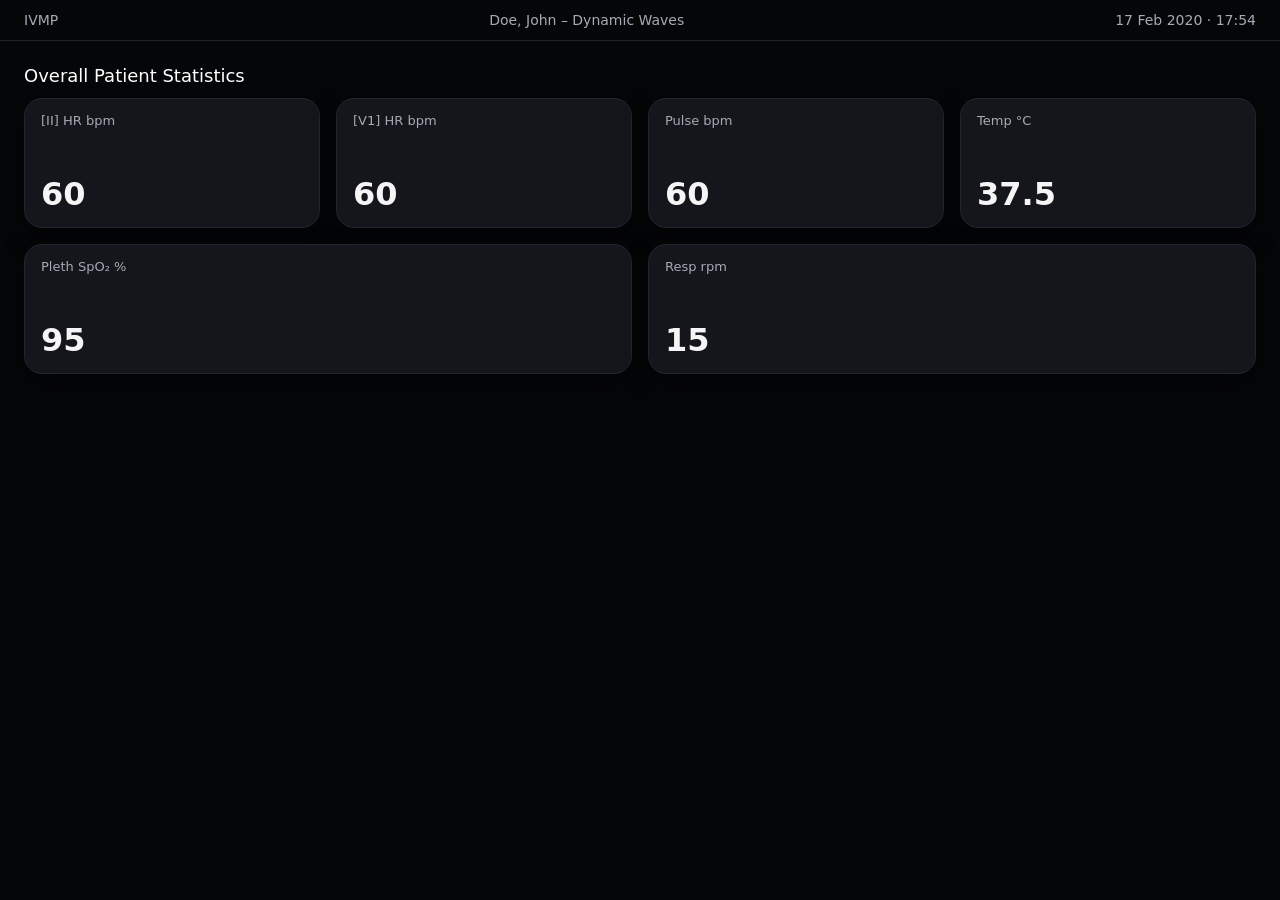
<file: TEST_Maquette_1/index.html>
<!DOCTYPE html>
<html lang="fr">
<head>
  <meta charset="UTF-8" />
  <title>Patient Monitor – Prototype Widgets</title>
  <link rel="stylesheet" href="style.css">
</head>
<body>

  <header class="topbar">
    <div class="topbar-left">IVMP</div>
    <div class="topbar-center">Doe, John – Dynamic Waves</div>
    <div class="topbar-right">17 Feb 2020 · 17:54</div>
  </header>

  <main>
    <h1 class="page-title">Overall Patient Statistics</h1>

    <div id="dashboard" class="dashboard">
      <div class="widget" draggable="true">
        <h2>[II] HR bpm</h2>
        <p class="value big">60</p>
      </div>

      <div class="widget" draggable="true">
        <h2>[V1] HR bpm</h2>
        <p class="value big">60</p>
      </div>

      <div class="widget" draggable="true">
        <h2>Pulse bpm</h2>
        <p class="value big">60</p>
      </div>

      <div class="widget" draggable="true">
        <h2>Temp °C</h2>
        <p class="value big">37.5</p>
      </div>

      <div class="widget" draggable="true">
        <h2>Pleth SpO₂ %</h2>
        <p class="value big">95</p>
      </div>

      <div class="widget" draggable="true">
        <h2>Resp rpm</h2>
        <p class="value big">15</p>
      </div>
    </div>
  </main>

  <script src="script.js"></script>
</body>
</html>
</file>
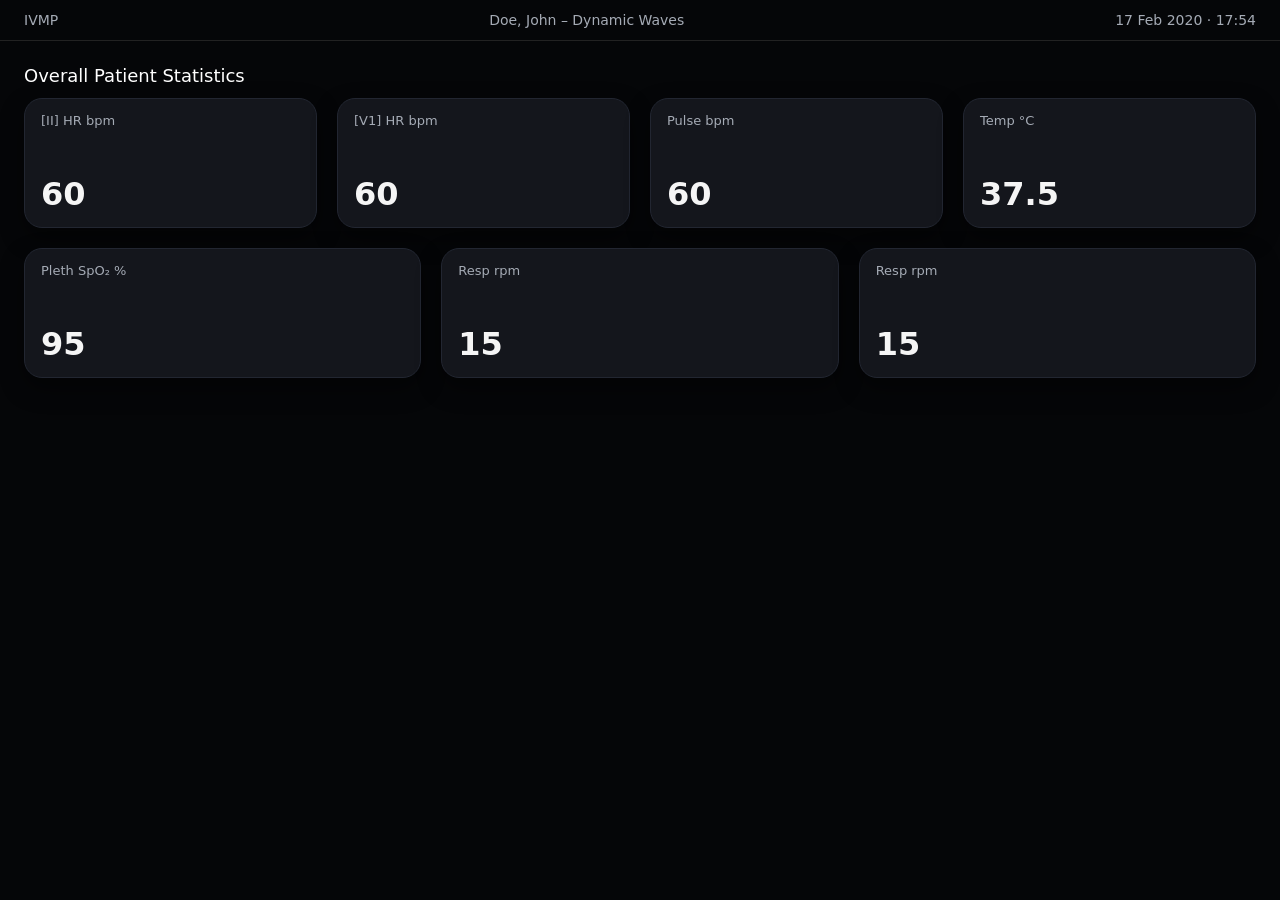
<file: TEST_Maquette_2/index.html>
<!DOCTYPE html>
<html lang="fr">
<head>
  <meta charset="UTF-8" />
  <title>Patient Monitor – Prototype Widgets</title>
  <link rel="stylesheet" href="style.css">
</head>
<body>

  <header class="topbar">
    <div class="topbar-left">IVMP</div>
    <div class="topbar-center">Doe, John – Dynamic Waves</div>
    <div class="topbar-right">17 Feb 2020 · 17:54</div>
  </header>

  <main>
    <h1 class="page-title">Overall Patient Statistics</h1>

    <div id="dashboard" class="dashboard">
      <div class="widget" >
        <h2>[II] HR bpm</h2>
        <p class="value big">60</p>
      </div>

      <div class="widget" >
        <h2>[V1] HR bpm</h2>
        <p class="value big">60</p>
      </div>

      <div class="widget" >
        <h2>Pulse bpm</h2>
        <p class="value big">60</p>
      </div>

      <div class="widget" >
        <h2>Temp °C</h2>
        <p class="value big">37.5</p>
      </div>

      <div class="widget" >
        <h2>Pleth SpO₂ %</h2>
        <p class="value big">95</p>
      </div>

      <div class="widget" >
        <h2>Resp rpm</h2>
        <p class="value big">15</p>
      </div>
      <div class="widget" >
        <h2>Resp rpm</h2>
        <p class="value big">15</p>
      </div>
    </div>
  </main>

  <script src="script.js"></script>
</body>
</html>
</file>
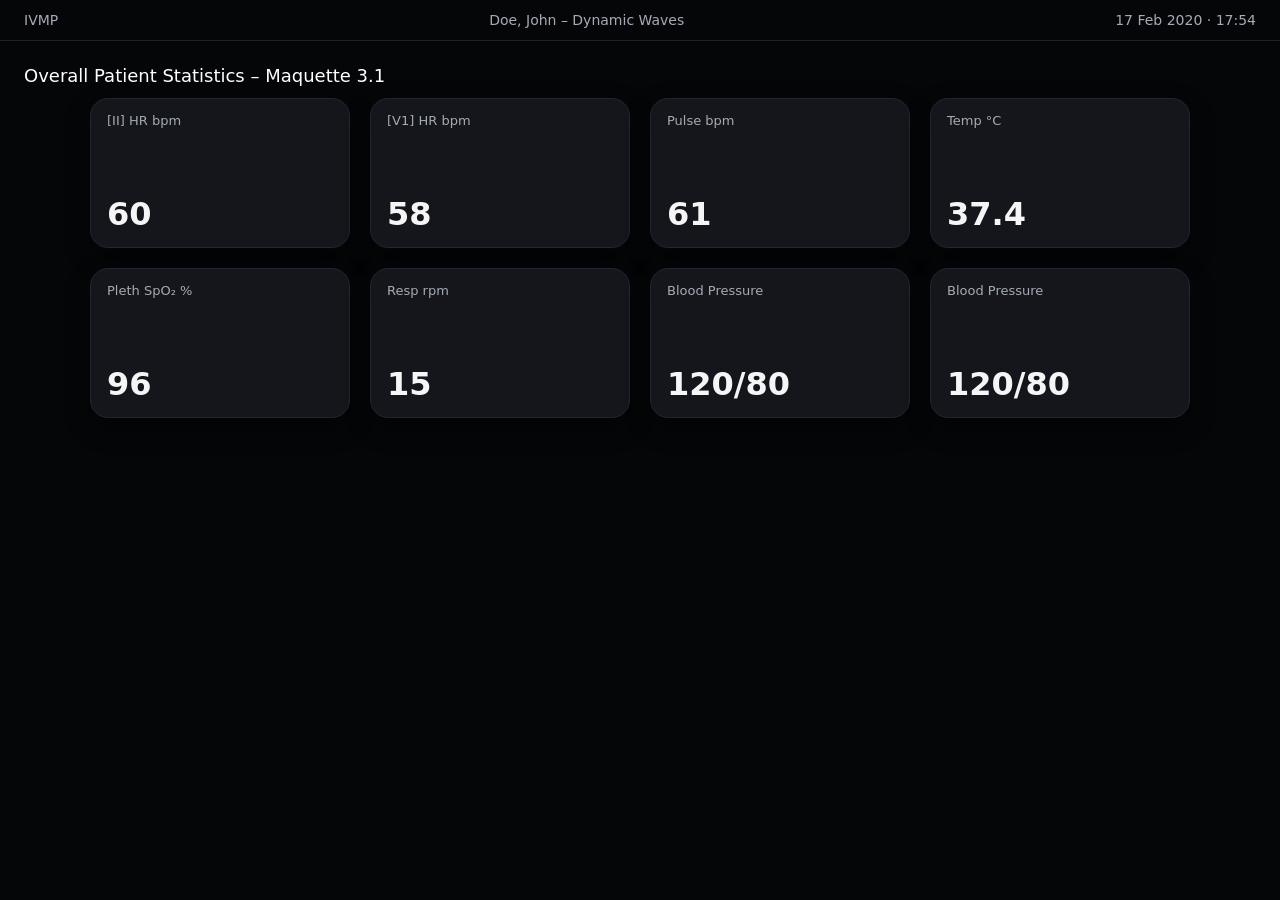
<file: TEST_Maquette_3.1/index.html>
<!DOCTYPE html>
<html lang="fr">
<head>
  <meta charset="UTF-8" />
  <title>Maquette 3 – Monitor Widgets (Grid iOS-like)</title>
  <link rel="stylesheet" href="style.css">
</head>
<body>

  <header class="topbar">
    <div>IVMP</div>
    <div>Doe, John – Dynamic Waves</div>
    <div>17 Feb 2020 · 17:54</div>
  </header>

  <main>
    <h1 class="page-title">Overall Patient Statistics – Maquette 3.1</h1>

    <section class="dashboard-wrapper">
      <div id="dashboard">
        <div class="widget">
          <h2>[II] HR bpm</h2>
          <p class="value big">60</p>
        </div>
        <div class="widget">
          <h2>[V1] HR bpm</h2>
          <p class="value big">58</p>
        </div>
        <div class="widget">
          <h2>Pulse bpm</h2>
          <p class="value big">61</p>
        </div>
        <div class="widget">
          <h2>Temp °C</h2>
          <p class="value big">37.4</p>
        </div>
        <div class="widget">
          <h2>Pleth SpO₂ %</h2>
          <p class="value big">96</p>
        </div>
        <div class="widget">
          <h2>Resp rpm</h2>
          <p class="value big">15</p>
        </div>
        <div class="widget">
          <h2>Blood Pressure</h2>
          <p class="value big">120/80</p>
        </div>
        <div class="widget">
          <h2>Blood Pressure</h2>
          <p class="value big">120/80</p>
        </div>
        
      </div>
    </section>
  </main>
  <script src="script.js"></script>
</body>
</html>
</file>
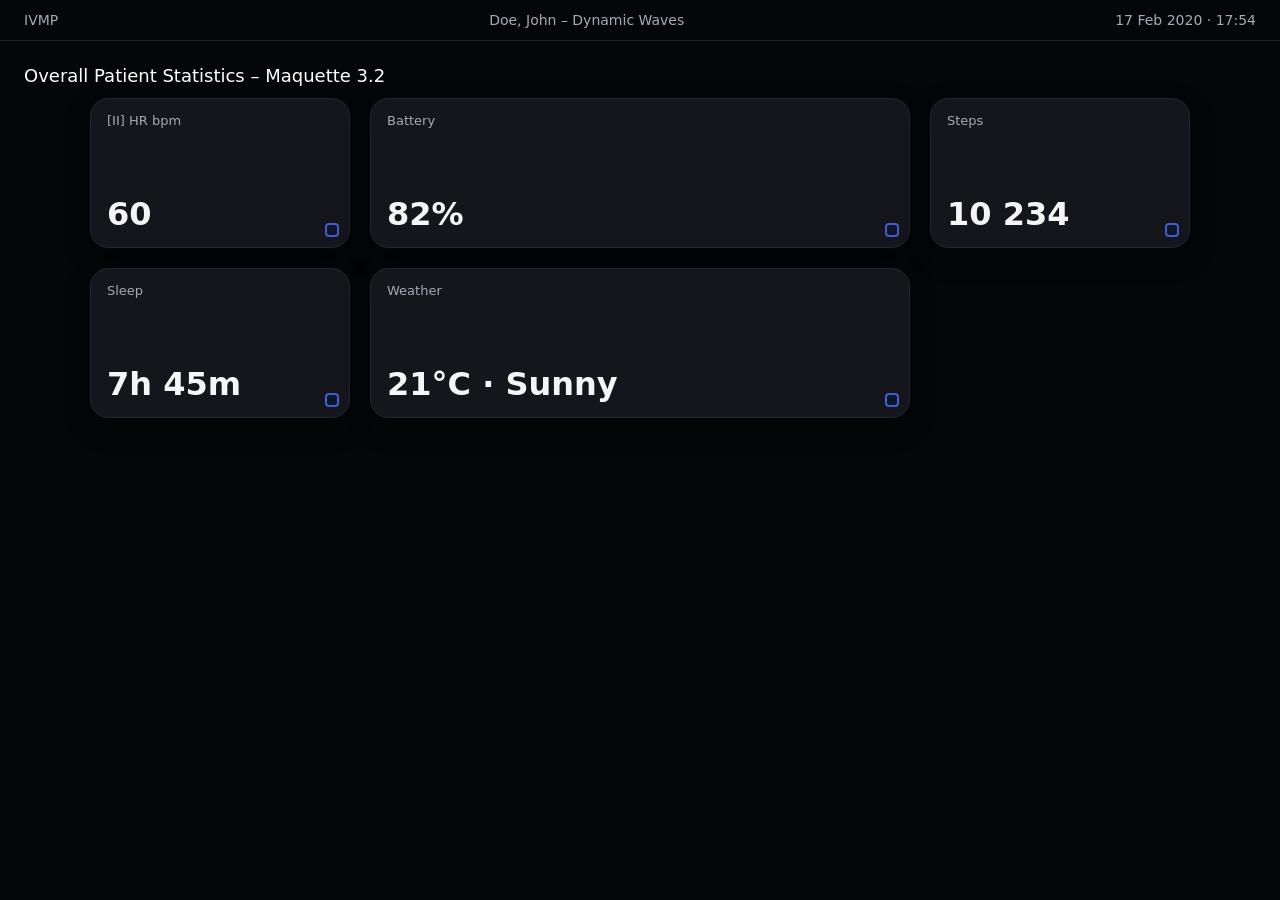
<file: TEST_Maquette_3.2/index.html>
<!DOCTYPE html>
<html lang="fr">
<head>
  <meta charset="UTF-8" />
  <meta name="viewport" content="width=device-width, initial-scale=1" />
  <title>Maquette 3.2 – Widgets redimensionnables</title>
  <link rel="stylesheet" href="style.css" />
</head>
<body>

  <header class="topbar">
    <div>IVMP</div>
    <div>Doe, John – Dynamic Waves</div>
    <div>17 Feb 2020 · 17:54</div>
  </header>

  <main>
    <h1 class="page-title">Overall Patient Statistics – Maquette 3.2</h1>

    <section class="dashboard-wrapper">
      <div id="dashboard">
        <div class="widget" data-span="1">
          <h2>[II] HR bpm</h2>
          <p class="value big">60</p>
          <div class="widget-resize-handle"></div>
        </div>

        <div class="widget" data-span="2">
          <h2>Battery</h2>
          <p class="value big">82%</p>
          <div class="widget-resize-handle"></div>
        </div>

        <div class="widget" data-span="1">
          <h2>Steps</h2>
          <p class="value big">10 234</p>
          <div class="widget-resize-handle"></div>
        </div>

        <div class="widget" data-span="1">
          <h2>Sleep</h2>
          <p class="value big">7h 45m</p>
          <div class="widget-resize-handle"></div>
        </div>

        <div class="widget" data-span="2">
          <h2>Weather</h2>
          <p class="value big">21°C · Sunny</p>
          <div class="widget-resize-handle"></div>
        </div>
      </div>
    </section>
  </main>

  <script src="script.js"></script>
</body>
</html>
</file>
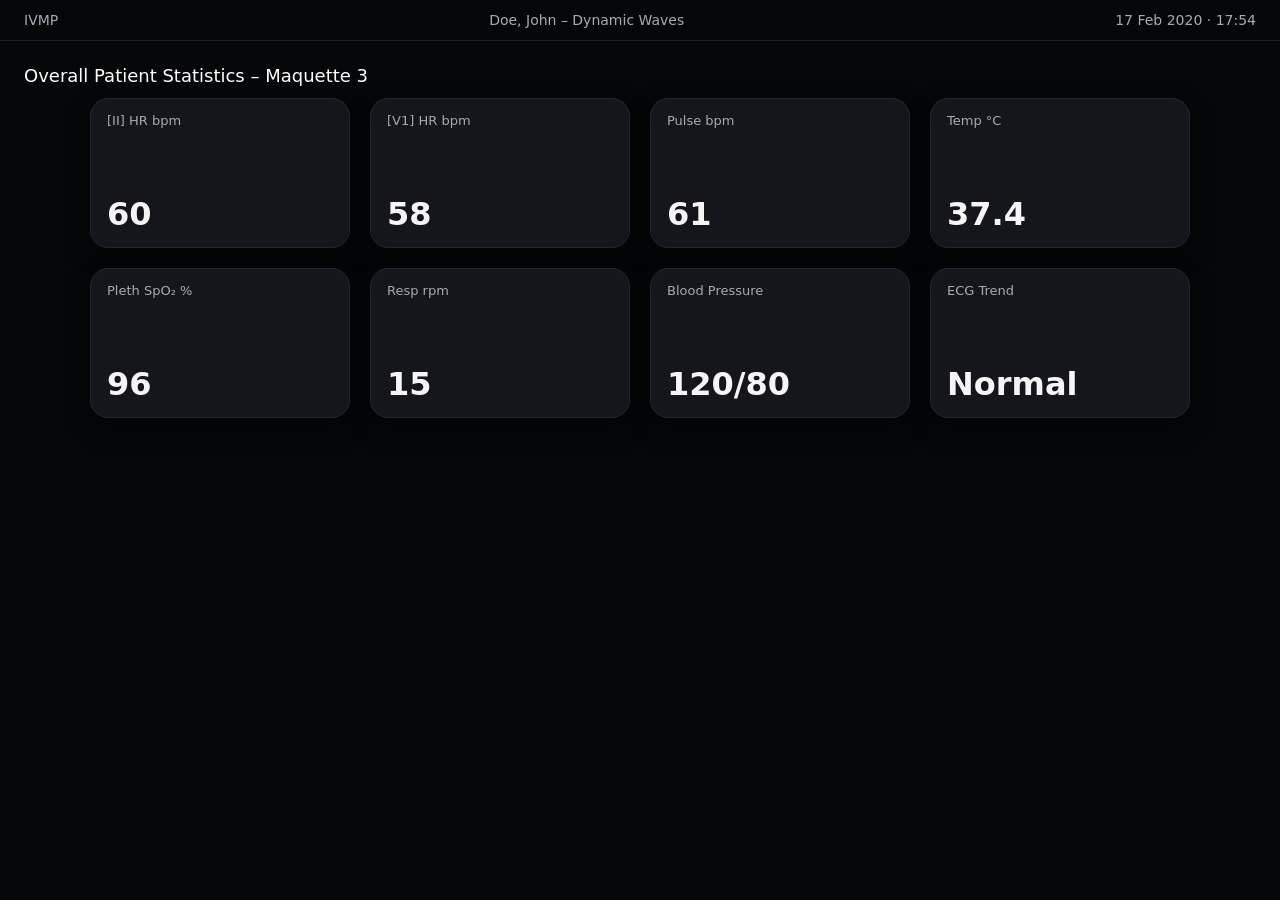
<file: TEST_Maquette_3/index.html>
<!DOCTYPE html>
<html lang="fr">
<head>
  <meta charset="UTF-8" />
  <title>Maquette 3 – Monitor Widgets (Grid iOS-like)</title>
  <link rel="stylesheet" href="style.css">
</head>
<body>

  <header class="topbar">
    <div>IVMP</div>
    <div>Doe, John – Dynamic Waves</div>
    <div>17 Feb 2020 · 17:54</div>
  </header>

  <main>
    <h1 class="page-title">Overall Patient Statistics – Maquette 3</h1>

    <section class="dashboard-wrapper">
      <div id="dashboard">
        <div class="widget">
          <h2>[II] HR bpm</h2>
          <p class="value big">60</p>
        </div>
        <div class="widget">
          <h2>[V1] HR bpm</h2>
          <p class="value big">58</p>
        </div>
        <div class="widget">
          <h2>Pulse bpm</h2>
          <p class="value big">61</p>
        </div>
        <div class="widget">
          <h2>Temp °C</h2>
          <p class="value big">37.4</p>
        </div>
        <div class="widget">
          <h2>Pleth SpO₂ %</h2>
          <p class="value big">96</p>
        </div>
        <div class="widget">
          <h2>Resp rpm</h2>
          <p class="value big">15</p>
        </div>
        <div class="widget">
          <h2>Blood Pressure</h2>
          <p class="value big">120/80</p>
        </div>
        <div class="widget">
          <h2>ECG Trend</h2>
          <p class="value big">Normal</p>
        </div>
      </div>
    </section>
  </main>
  <script src="script.js"></script>
</body>
</html>
</file>
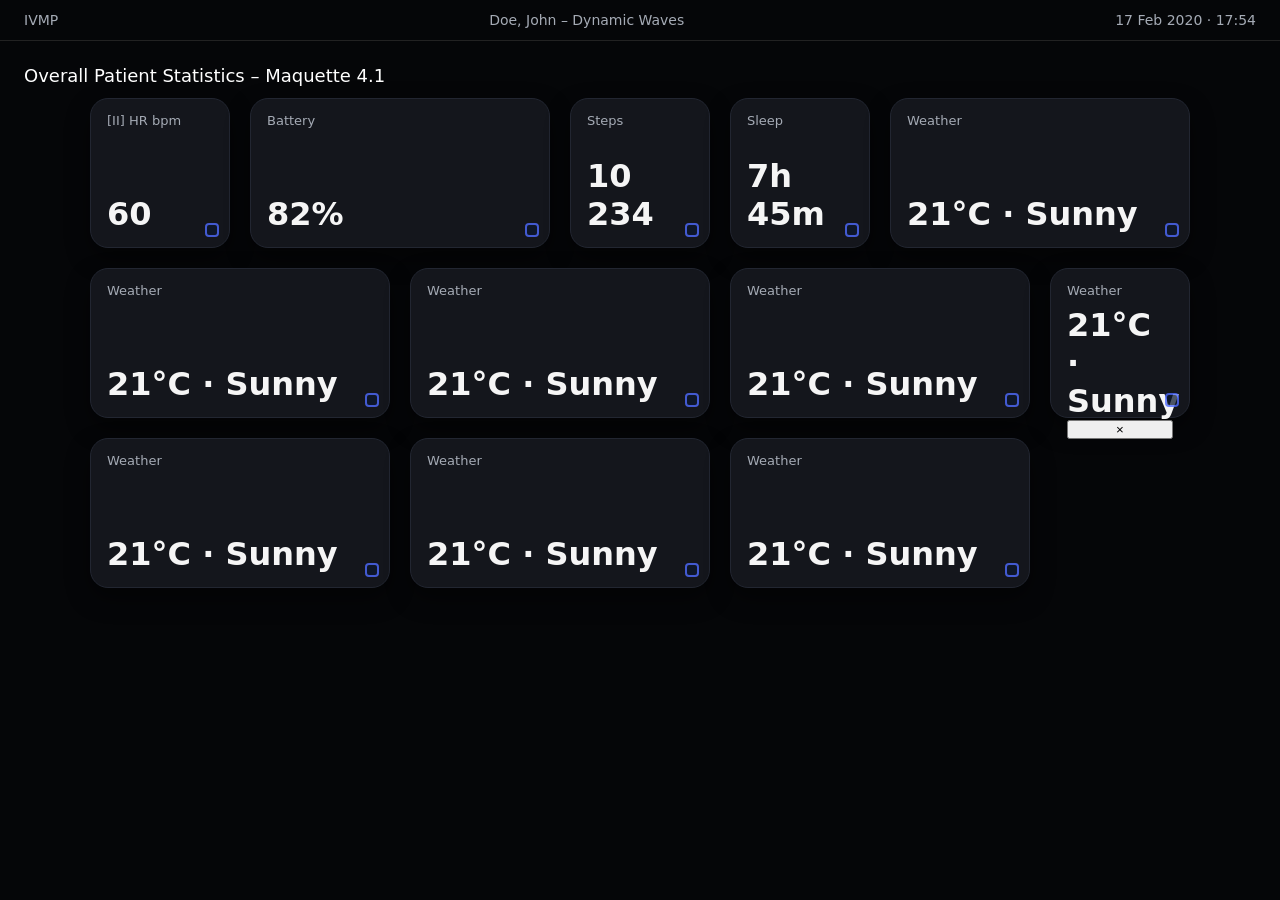
<file: TEST_Maquette_4/index.html>
<!DOCTYPE html>
<html lang="fr">
<head>
  <meta charset="UTF-8" />
  <meta name="viewport" content="width=device-width, initial-scale=1" />
  <title>Maquette 4.1 – Widgets redimensionnables</title>
  <link rel="stylesheet" href="style.css" />
</head>
<body>

  <header class="topbar">
    <div>IVMP</div>
    <div>Doe, John – Dynamic Waves</div>
    <div>17 Feb 2020 · 17:54</div>
  </header>

  <main>
    <h1 class="page-title">Overall Patient Statistics – Maquette 4.1</h1>

    <section class="dashboard-wrapper">
      <div id="dashboard">
        <div class="widget" data-span="1">
          <h2>[II] HR bpm</h2>
          <p class="value big">60</p>
          <div class="widget-resize-handle"></div>
        </div>

        <div class="widget" data-span="2">
          <h2>Battery</h2>
          <p class="value big">82%</p>
          <div class="widget-resize-handle"></div>
        </div>

        <div class="widget" data-span="1">
          <h2>Steps</h2>
          <p class="value big">10 234</p>
          <div class="widget-resize-handle"></div>
        </div>

        <div class="widget" data-span="1">
          <h2>Sleep</h2>
          <p class="value big">7h 45m</p>
          <div class="widget-resize-handle"></div>
        </div>

        <div class="widget" data-span="2">
          <h2>Weather</h2>
          <p class="value big">21°C · Sunny</p>
          <div class="widget-resize-handle"></div>
        </div>

        <div class="widget" data-span="2">
          <h2>Weather</h2>
          <p class="value big">21°C · Sunny</p>
          <div class="widget-resize-handle"></div>
        </div>

        <div class="widget" data-span="2">
          <h2>Weather</h2>
          <p class="value big">21°C · Sunny</p>
          <div class="widget-resize-handle"></div>
        </div>

        <div class="widget" data-span="2">
          <h2>Weather</h2>
          <p class="value big">21°C · Sunny</p>
          <div class="widget-resize-handle"></div>
        </div>

        <div class="widget" data-span="2">
          <h2>Weather</h2>
          <p class="value big">21°C · Sunny</p>
          <div class="widget-resize-handle"></div>
        </div>

        <div class="widget" data-span="2">
          <h2>Weather</h2>
          <p class="value big">21°C · Sunny</p>
          <div class="widget-resize-handle"></div>
        </div>

        <div class="widget" data-span="2">
          <h2>Weather</h2>
          <p class="value big">21°C · Sunny</p>
          <div class="widget-resize-handle"></div>
        </div>

        <div class="widget" data-span="1">
          <h2>Weather</h2>
          <p class="value big">21°C · Sunny</p>
          <div class="widget-resize-handle"></div>
          <button class="widget-close" aria-label="Fermer le widget">×</button>
          <!-- le reste du contenu -->
        </div>

      </div>
    </section>
  </main>

  <script src="script.js"></script>
</body>
</html>
</file>
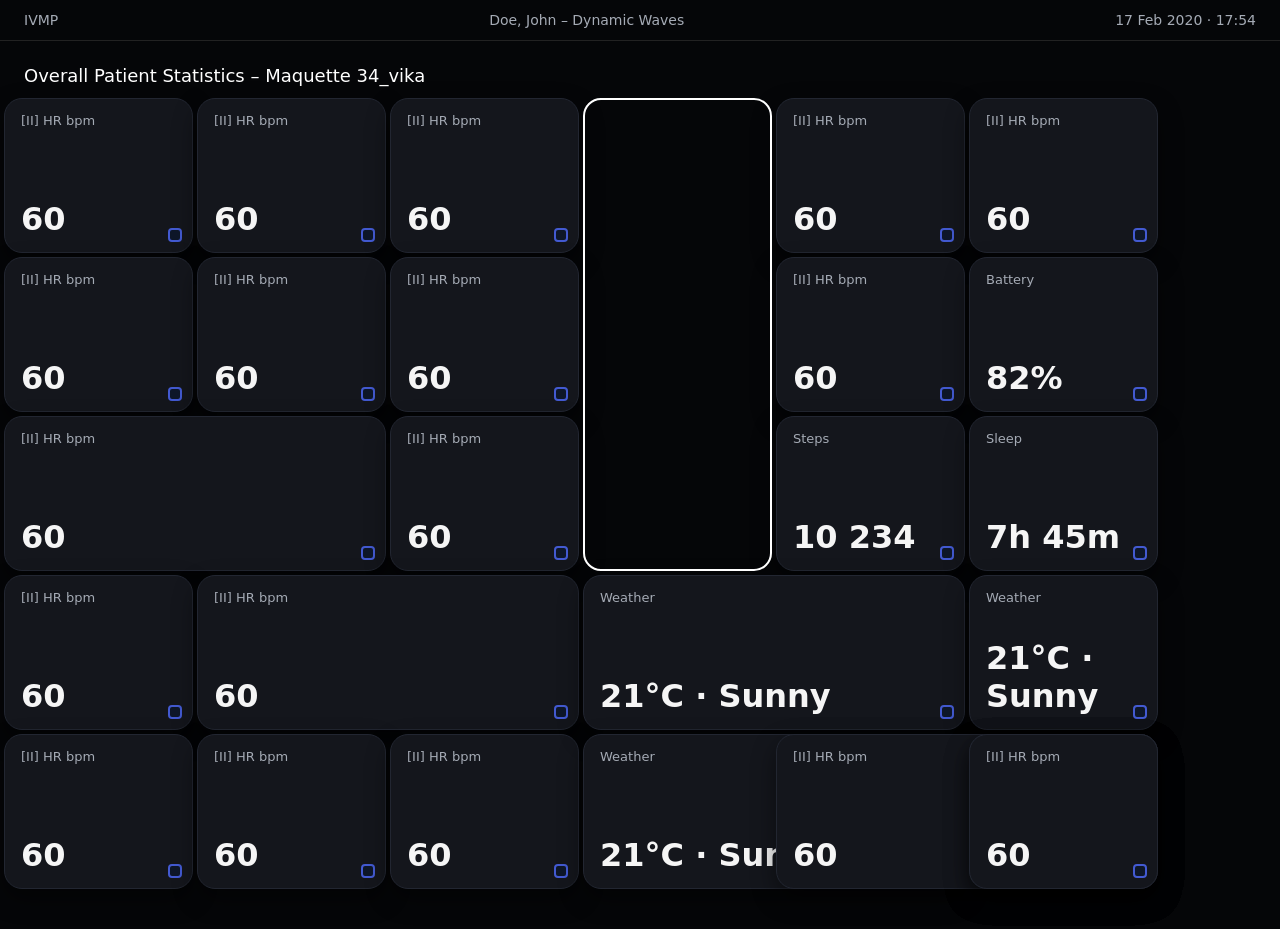
<file: TEST_Maquette_4_v/index.html>
<!DOCTYPE html>
<html lang="fr">
<head>
  <meta charset="UTF-8" />
  <meta name="viewport" content="width=device-width, initial-scale=1" />
  <title>Maquette 4 vika – Widgets redimensionnables</title>
  <link rel="stylesheet" href="style.css" />
</head>
<body>

  <header class="topbar">
    <div>IVMP</div>
    <div>Doe, John – Dynamic Waves</div>
    <div>17 Feb 2020 · 17:54</div>
  </header>

  <main>
    <h1 class="page-title">Overall Patient Statistics – Maquette 34_vika</h1>

    <section class="dashboard-wrapper">
      <div id="dashboard">
        <!-- Fixed centered widget -->
        <div class="widget widget-fixed" data-fixed="true">
          <!-- Empty content, just a placeholder -->
        </div>
        <div class="widget" data-span="1">
          <h2>[II] HR bpm</h2>
          <p class="value big">60</p>
          <div class="widget-resize-handle"></div>
        </div>

        <div class="widget" data-span="1">
          <h2>[II] HR bpm</h2>
          <p class="value big">60</p>
          <div class="widget-resize-handle"></div>
        </div>

        <div class="widget" data-span="1">
          <h2>[II] HR bpm</h2>
          <p class="value big">60</p>
          <div class="widget-resize-handle"></div>
        </div>

        <div class="widget" data-span="1">
          <h2>[II] HR bpm</h2>
          <p class="value big">60</p>
          <div class="widget-resize-handle"></div>
        </div>

        <div class="widget" data-span="1">
          <h2>[II] HR bpm</h2>
          <p class="value big">60</p>
          <div class="widget-resize-handle"></div>
        </div>

        <div class="widget" data-span="1">
          <h2>[II] HR bpm</h2>
          <p class="value big">60</p>
          <div class="widget-resize-handle"></div>
        </div>

        <div class="widget" data-span="2">
          <h2>[II] HR bpm</h2>
          <p class="value big">60</p>
          <div class="widget-resize-handle"></div>
        </div>

        <div class="widget" data-span="1">
          <h2>[II] HR bpm</h2>
          <p class="value big">60</p>
          <div class="widget-resize-handle"></div>
        </div>

        <div class="widget" data-span="1">
          <h2>[II] HR bpm</h2>
          <p class="value big">60</p>
          <div class="widget-resize-handle"></div>
        </div>

        <div class="widget" data-span="2">
          <h2>[II] HR bpm</h2>
          <p class="value big">60</p>
          <div class="widget-resize-handle"></div>
        </div>

        <div class="widget" data-span="1">
          <h2>[II] HR bpm</h2>
          <p class="value big">60</p>
          <div class="widget-resize-handle"></div>
        </div>

        <div class="widget" data-span="1">
          <h2>[II] HR bpm</h2>
          <p class="value big">60</p>
          <div class="widget-resize-handle"></div>
        </div>

        <div class="widget" data-span="1">
          <h2>[II] HR bpm</h2>
          <p class="value big">60</p>
          <div class="widget-resize-handle"></div>
        </div>

        <div class="widget" data-span="1">
          <h2>[II] HR bpm</h2>
          <p class="value big">60</p>
          <div class="widget-resize-handle"></div>
        </div>

        <div class="widget" data-span="1">
          <h2>[II] HR bpm</h2>
          <p class="value big">60</p>
          <div class="widget-resize-handle"></div>
        </div>

        <div class="widget" data-span="1">
          <h2>[II] HR bpm</h2>
          <p class="value big">60</p>
          <div class="widget-resize-handle"></div>
        </div>

        <div class="widget" data-span="1">
          <h2>Battery</h2>
          <p class="value big">82%</p>
          <div class="widget-resize-handle"></div>
        </div>

        <div class="widget" data-span="1">
          <h2>Steps</h2>
          <p class="value big">10 234</p>
          <div class="widget-resize-handle"></div>
        </div>

        <div class="widget" data-span="1">
          <h2>Sleep</h2>
          <p class="value big">7h 45m</p>
          <div class="widget-resize-handle"></div>
        </div>

        <div class="widget" data-span="2">
          <h2>Weather</h2>
          <p class="value big">21°C · Sunny</p>
          <div class="widget-resize-handle"></div>
        </div>

        <div class="widget" data-span="1">
          <h2>Weather</h2>
          <p class="value big">21°C · Sunny</p>
          <div class="widget-resize-handle"></div>
        </div>

        <div class="widget" data-span="2">
          <h2>Weather</h2>
          <p class="value big">21°C · Sunny</p>
          <div class="widget-resize-handle"></div>
        </div>

        <div class="widget" data-span="1">
          <h2>[II] HR bpm</h2>
          <p class="value big">60</p>
          <div class="widget-resize-handle"></div>
        </div>

        <div class="widget" data-span="1">
          <h2>[II] HR bpm</h2>
          <p class="value big">60</p>
          <div class="widget-resize-handle"></div>
        </div>

        <div class="widget" data-span="2">
          <h2>[II] HR bpm</h2>
          <p class="value big">60</p>
          <div class="widget-resize-handle"></div>
        </div>

        <div class="widget" data-span="1">
          <h2>[II] HR bpm</h2>
          <p class="value big">60</p>
          <div class="widget-resize-handle"></div>
        </div>

        <div class="widget" data-span="1">
          <h2>[II] HR bpm</h2>
          <p class="value big">60</p>
          <div class="widget-resize-handle"></div>
        </div>
      </div>
    </section>
  </main>

  <script src="script.js"></script>
</body>
</html>
</file>
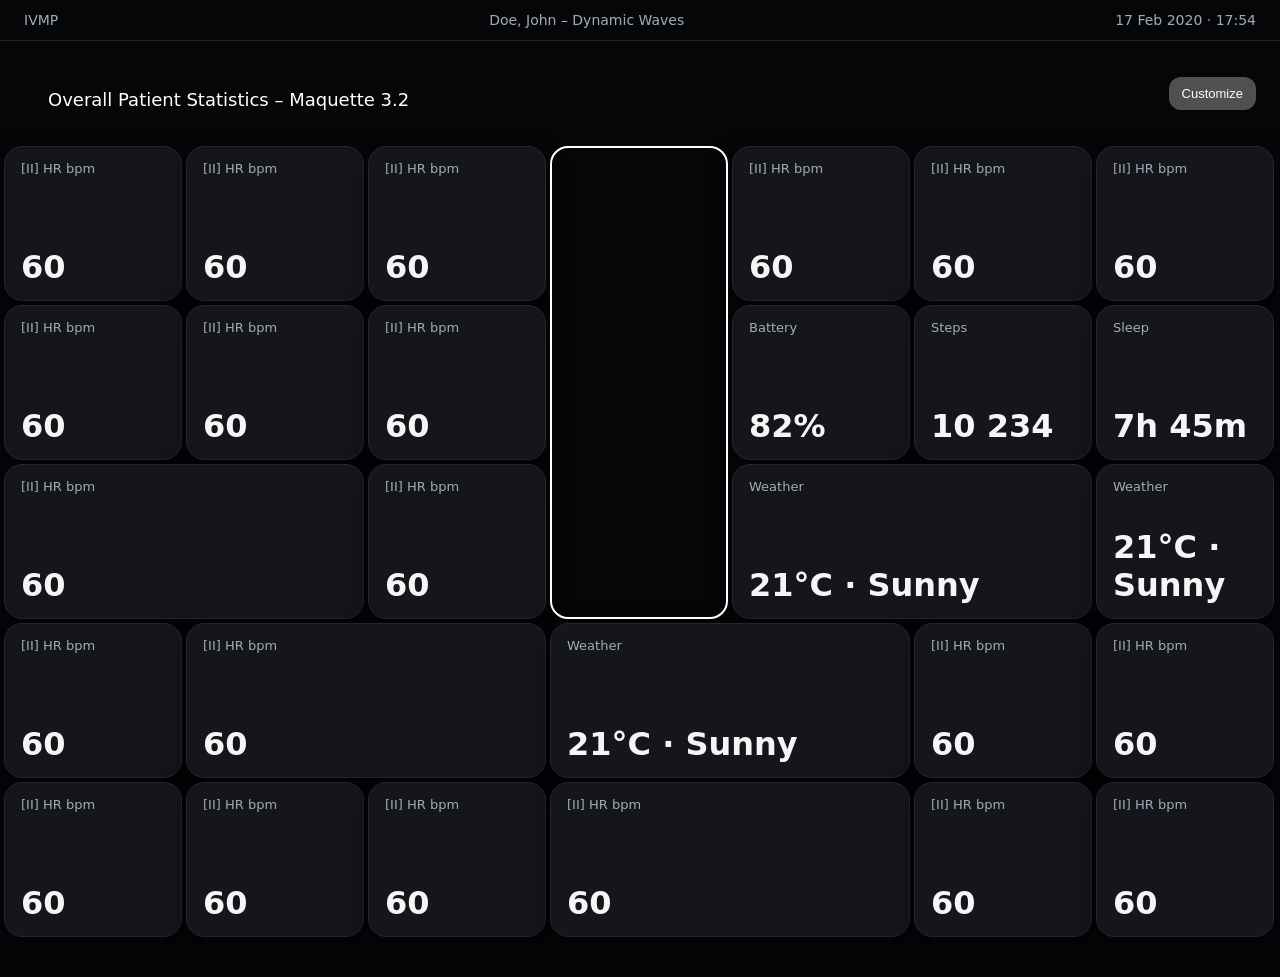
<file: TEST_Maquette_4_v2/index.html>
<!DOCTYPE html>
<html lang="fr">
<head>
  <meta charset="UTF-8" />
  <meta name="viewport" content="width=device-width, initial-scale=1" />
  <title>Maquette 3.2 – Widgets redimensionnables</title>
  <link rel="stylesheet" href="style.css" />
</head>
<body>

  <header class="topbar">
    <div>IVMP</div>
    <div>Doe, John – Dynamic Waves</div>
    <div>17 Feb 2020 · 17:54</div>
  </header>

  <main>
    <div class="title-row">
      <h1 class="page-title">Overall Patient Statistics – Maquette 3.2</h1>
      <button class="customize-btn" aria-label="Customize">Customize</button>
    </div>

    <section class="dashboard-wrapper">
      <div id="dashboard">
        <!-- Fixed centered widget -->
        <div class="widget widget-fixed" data-fixed="true">
          <!-- Empty content, just a placeholder -->
        </div>
        <div class="widget" data-span="1">
          <h2>[II] HR bpm</h2>
          <p class="value big">60</p>
          <div class="widget-resize-handle"></div>
        </div>

        <div class="widget" data-span="1">
          <h2>[II] HR bpm</h2>
          <p class="value big">60</p>
          <div class="widget-resize-handle"></div>
        </div>

        <div class="widget" data-span="1">
          <h2>[II] HR bpm</h2>
          <p class="value big">60</p>
          <div class="widget-resize-handle"></div>
        </div>

        <div class="widget" data-span="1">
          <h2>[II] HR bpm</h2>
          <p class="value big">60</p>
          <div class="widget-resize-handle"></div>
        </div>

        <div class="widget" data-span="1">
          <h2>[II] HR bpm</h2>
          <p class="value big">60</p>
          <div class="widget-resize-handle"></div>
        </div>

        <div class="widget" data-span="1">
          <h2>[II] HR bpm</h2>
          <p class="value big">60</p>
          <div class="widget-resize-handle"></div>
        </div>

        <div class="widget" data-span="2">
          <h2>[II] HR bpm</h2>
          <p class="value big">60</p>
          <div class="widget-resize-handle"></div>
        </div>

        <div class="widget" data-span="1">
          <h2>[II] HR bpm</h2>
          <p class="value big">60</p>
          <div class="widget-resize-handle"></div>
        </div>

        <div class="widget" data-span="1">
          <h2>[II] HR bpm</h2>
          <p class="value big">60</p>
          <div class="widget-resize-handle"></div>
        </div>

        <div class="widget" data-span="2">
          <h2>[II] HR bpm</h2>
          <p class="value big">60</p>
          <div class="widget-resize-handle"></div>
        </div>

        <div class="widget" data-span="1">
          <h2>[II] HR bpm</h2>
          <p class="value big">60</p>
          <div class="widget-resize-handle"></div>
        </div>

        <div class="widget" data-span="1">
          <h2>[II] HR bpm</h2>
          <p class="value big">60</p>
          <div class="widget-resize-handle"></div>
        </div>

        <div class="widget" data-span="1">
          <h2>[II] HR bpm</h2>
          <p class="value big">60</p>
          <div class="widget-resize-handle"></div>
        </div>

        <div class="widget" data-span="1">
          <h2>[II] HR bpm</h2>
          <p class="value big">60</p>
          <div class="widget-resize-handle"></div>
        </div>

        <div class="widget" data-span="1">
          <h2>[II] HR bpm</h2>
          <p class="value big">60</p>
          <div class="widget-resize-handle"></div>
        </div>

        <div class="widget" data-span="1">
          <h2>[II] HR bpm</h2>
          <p class="value big">60</p>
          <div class="widget-resize-handle"></div>
        </div>

        <div class="widget" data-span="1">
          <h2>Battery</h2>
          <p class="value big">82%</p>
          <div class="widget-resize-handle"></div>
        </div>

        <div class="widget" data-span="1">
          <h2>Steps</h2>
          <p class="value big">10 234</p>
          <div class="widget-resize-handle"></div>
        </div>

        <div class="widget" data-span="1">
          <h2>Sleep</h2>
          <p class="value big">7h 45m</p>
          <div class="widget-resize-handle"></div>
        </div>

        <div class="widget" data-span="2">
          <h2>Weather</h2>
          <p class="value big">21°C · Sunny</p>
          <div class="widget-resize-handle"></div>
        </div>

        <div class="widget" data-span="1">
          <h2>Weather</h2>
          <p class="value big">21°C · Sunny</p>
          <div class="widget-resize-handle"></div>
        </div>

        <div class="widget" data-span="2">
          <h2>Weather</h2>
          <p class="value big">21°C · Sunny</p>
          <div class="widget-resize-handle"></div>
        </div>

        <div class="widget" data-span="1">
          <h2>[II] HR bpm</h2>
          <p class="value big">60</p>
          <div class="widget-resize-handle"></div>
        </div>

        <div class="widget" data-span="1">
          <h2>[II] HR bpm</h2>
          <p class="value big">60</p>
          <div class="widget-resize-handle"></div>
        </div>

        <div class="widget" data-span="2">
          <h2>[II] HR bpm</h2>
          <p class="value big">60</p>
          <div class="widget-resize-handle"></div>
        </div>

        <div class="widget" data-span="1">
          <h2>[II] HR bpm</h2>
          <p class="value big">60</p>
          <div class="widget-resize-handle"></div>
        </div>

        <div class="widget" data-span="1">
          <h2>[II] HR bpm</h2>
          <p class="value big">60</p>
          <div class="widget-resize-handle"></div>
        </div>
      </div>
    </section>
  </main>

  <script src="script.js"></script>
</body>
</html>
</file>
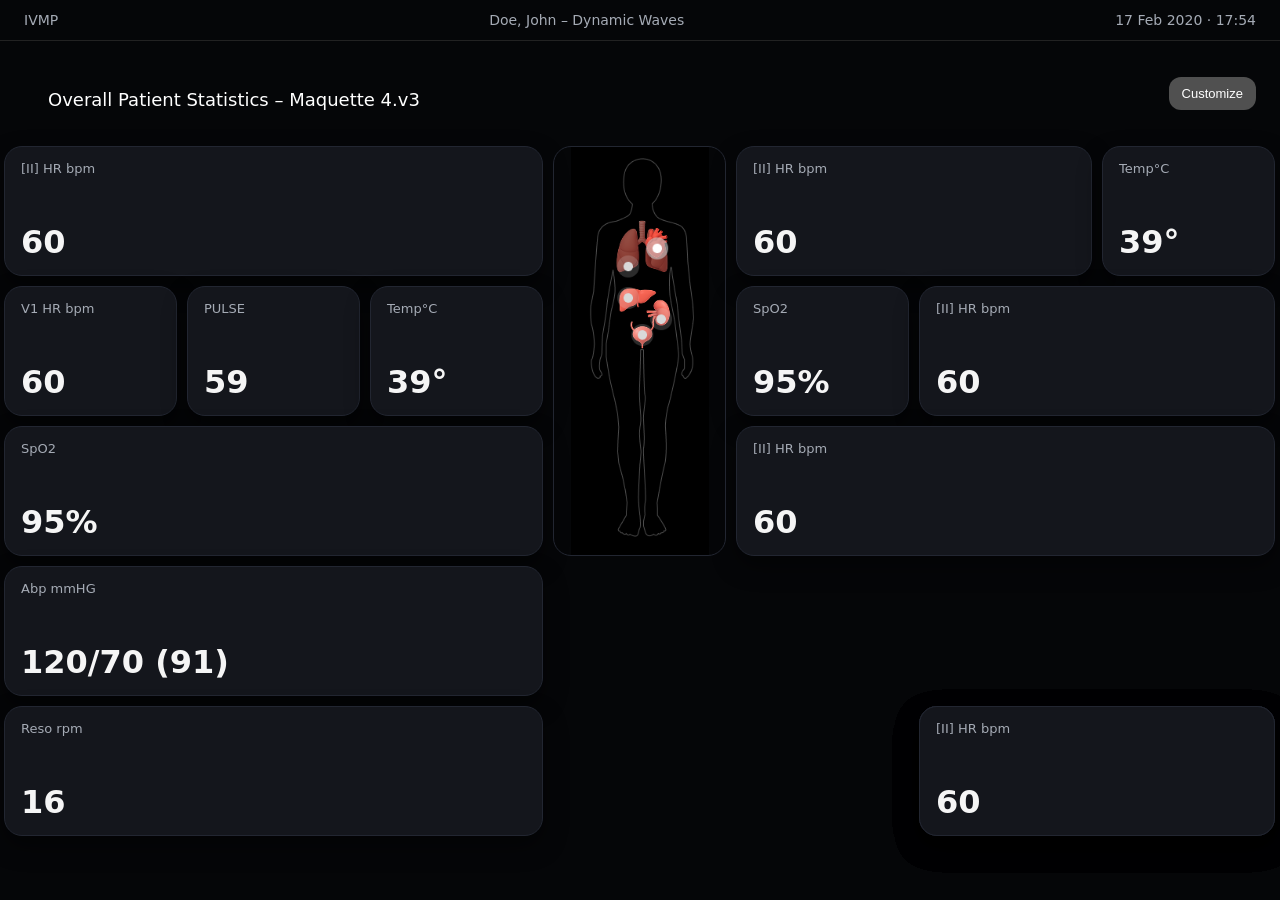
<file: TEST_Maquette_4_v3/index.html>
<!DOCTYPE html>
<html lang="fr">
<head>
  <meta charset="UTF-8" />
  <meta name="viewport" content="width=device-width, initial-scale=1" />
  <title>Maquette 4.v3 – Widgets redimensionnables</title>
  <link rel="stylesheet" href="style.css" />
</head>
<body>

  <header class="topbar">
    <div>IVMP</div>
    <div>Doe, John – Dynamic Waves</div>
    <div>17 Feb 2020 · 17:54</div>
  </header>

  <main>
    <div class="title-row">
      <h1 class="page-title">Overall Patient Statistics – Maquette 4.v3</h1>
      <button class="customize-btn" aria-label="Customize">Customize</button>
    </div>

    <section class="dashboard-wrapper">
      <div id="dashboard">
        <!-- Fixed centered widget -->
        <div class="widget widget-fixed" data-fixed="true">
          <!-- Empty content, just a placeholder -->
        </div>
        <div class="widget" data-span="3">
          <h2>[II] HR bpm</h2>
          <p class="value big">60</p>
          <div class="widget-resize-handle"></div>
        </div>

        <div class="widget" data-span="1">
          <h2>V1 HR bpm</h2>
          <p class="value big">60</p>
          <div class="widget-resize-handle"></div>
        </div>

        <div class="widget" data-span="1">
          <h2>PULSE</h2>
          <p class="value big">59</p>
          <div class="widget-resize-handle"></div>
        </div>


        <div class="widget" data-span="1">
          <h2>Temp°C</h2>
          <p class="value big">39°</p>
          <div class="widget-resize-handle"></div>
        </div>

        <div class="widget" data-span="3">
          <h2>SpO2</h2>
          <p class="value big">95%</p>
          <div class="widget-resize-handle"></div>
        </div>

        <div class="widget" data-span="3">
          <h2>Abp mmHG</h2>
          <p class="value big">120/70 (91)</p>
          <div class="widget-resize-handle"></div>
        </div>

        <div class="widget" data-span="3">
          <h2>Reso rpm</h2>
          <p class="value big">16</p>
          <div class="widget-resize-handle"></div> <!-- end of column 1 -->
        </div>

        <div class="widget" data-span="2">
          <h2>[II] HR bpm</h2>
          <p class="value big">60</p>
          <div class="widget-resize-handle"></div> <!-- bug here start -->
        </div>

        <div class="widget" data-span="2">
          <h2>[II] HR bpm</h2>
          <p class="value big">60</p>
          <div class="widget-resize-handle"></div>
        </div>

        <div class="widget" data-span="2">
          <h2>[II] HR bpm</h2>
          <p class="value big">60</p>
          <div class="widget-resize-handle"></div>
        </div>

        <div class="widget" data-span="2">
          <h2>[II] HR bpm</h2>
          <p class="value big">60</p>
          <div class="widget-resize-handle"></div>
        </div>

        <div class="widget" data-span="2">
          <h2>[II] HR bpm</h2>
          <p class="value big">60</p>
          <div class="widget-resize-handle"></div>
        </div>

        <div class="widget" data-span="2">
          <h2>[II] HR bpm</h2>
          <p class="value big">60</p>
          <div class="widget-resize-handle"></div> <!-- bug end -->
        </div>



        <div class="widget" data-span="2">  
          <h2>[II] HR bpm</h2>
          <p class="value big">60</p>
          <div class="widget-resize-handle"></div>  <!-- start of column -->
        </div>

        <div class="widget" data-span="1">
          <h2>Temp°C</h2>
          <p class="value big">39°</p>
          <div class="widget-resize-handle"></div>
        </div>

        <div class="widget" data-span="1">
          <h2>SpO2</h2>
          <p class="value big">95%</p>
          <div class="widget-resize-handle"></div>
        </div>

        <div class="widget" data-span="2">
          <h2>[II] HR bpm</h2>
          <p class="value big">60</p>
          <div class="widget-resize-handle"></div>
        </div>

        <div class="widget" data-span="3">
          <h2>[II] HR bpm</h2>
          <p class="value big">60</p>
          <div class="widget-resize-handle"></div>
        </div>

        

        
          
      </div>
    </section>
  </main>

  <script src="script.js"></script>
</body>
</html>
</file>
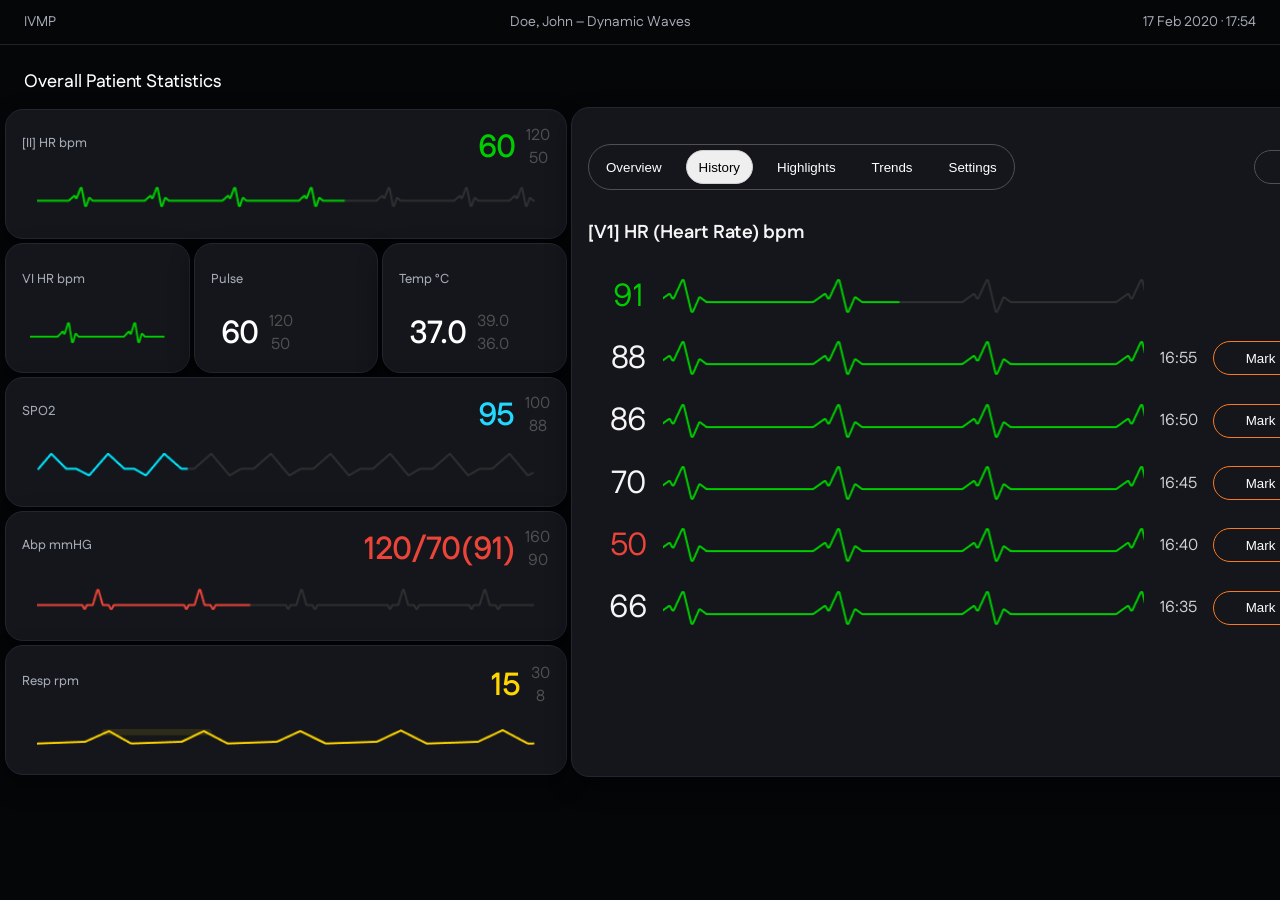
<file: TEST_Maquette_4_v4/index.html>
<!DOCTYPE html>
<html lang="en">
<head>
    <meta charset="UTF-8">
    <meta name="viewport" content="width=device-width, initial-scale=1.0">
    <title>Sample HTML Page</title>
    <link rel="stylesheet" href="styles.css">
    <script src="math.js" defer></script>
    <script src="script.js" defer></script>
  <!-- Defer is must. "Do not execute before entire html loaded". Without defer javascript won't function-->
</head>


<body>
    <header class="topbar">
        <div>IVMP</div>
        <div>Doe, John – Dynamic Waves</div>
        <div>17 Feb 2020 · 17:54</div>
    </header>
    <h1 class="page-title">Overall Patient Statistics </h1>
    <corpus>
        <section1>
            <widget>
                <top>
                    <t>[II] HR bpm</t>
                    <number>
                        <nr style="color: #00CC00; font-size: 32px; font-weight: 600;">60</nr>
                        <minmax>
                            <max style="color: #505050; font-size: 12pt;">120</max>
                            <min style="color: #505050; font-size: 12pt;">50</min>
                        </minmax>
                    </number>
                </top>
                <bottom >
                    <img src="assets/hr2.png" width="100%"/>
                </bottom>
            </widget>
            <w class="box">   
                <div class="boxlein">
                    <top style="height:50%; width:100%">
                        <t>VI HR bpm</t>
                    </top>
                    <lower style="height:50%;width:100%; display:flex; justify-content:center;align-items:center;">
                        <img src="assets/hr6.png" width="90%">
                    </lower>
                </div>
                <div class="boxlein">
                    <top style="height:50%; width:100%">
                        <t>Pulse</t>
                    </top>
                    <lower style="height:50%;width:100%; display:flex; align-items:center;gap:10px;padding-left: 10px;">
                        <nr style="color: #ffffff; font-size: 32px; font-weight: 600;;">60</nr>
                        <minmax>
                            <max style="color: #505050; font-size: 12pt;">120</max>
                            <min style="color: #505050; font-size: 12pt;">50</min>
                        </minmax>
                    </lower>
                </div> 
                <div class="boxlein">
                    <top style="height:50%; width:100%">
                        <t>Temp °C</t>
                    </top>
                    <lower style="height:50%;width:100%; display:flex; align-items:center;gap:10px;padding-left: 10px;">
                        <nr style="color: #ffffff; font-size: 32px; font-weight: 600;">37.0</nr>
                        <minmax>
                            <max style="color: #505050; font-size: 12pt;">39.0</max>
                            <min style="color: #505050; font-size: 12pt;">36.0</min>
                        </minmax>
                    </lower>
                </div>
            </w>
            <widget>                           
                <top>
                    <t>SPO2</t>
                    <number>
                        <nr style="color: #23D7FF; font-size: 32px; font-weight: 600;">95</nr>
                        <minmax>
                            <max style="color: #505050; font-size: 12pt;">100</max>
                            <min style="color: #505050; font-size: 12pt;">88</min>
                        </minmax>
                    </number>
                </top>
                <bottom >
                    <img src="assets/spo2.png" width="100%"/>
                </bottom>
            </widget>
            <widget>
                <top>
                    <t>Abp mmHG</t>
                    <number>
                        <nr style="color: #EB4438; font-size: 32px; font-weight: 600;">120/70(91)</nr>
                        <minmax>
                            <max style="color: #505050; font-size: 12pt;">160</max>
                            <min style="color: #505050; font-size: 12pt;">90</min>
                        </minmax>
                    </number>
                </top>
                <bottom >
                    <img src="assets/abp.png" width="100%"/>
                </bottom>
            </widget>
            <widget>
                <top>
                    <t>Resp rpm</t>
                    <number>
                        <nr style="color: #FFD600; font-size: 32px; font-weight: 600;">15</nr>
                        <minmax>
                            <max style="color: #505050; font-size: 12pt;">30</max>
                            <min style="color: #505050; font-size: 12pt;">8</min>
                        </minmax>
                    </number>
                </top>
                <bottom >
                    <img src="assets/resp.png" width="100%"/>
                </bottom>
            </widget>
        </section1> 






        <section2>
            <div class="section2nav">
                <wrapper class="row">
                    <button class="selectionoff" id="overview">Overview</button>
                    <button class="selection" id="history">History</button> 
                    <button class="selectionoff" id="highlight">Highlights</button> 
                    <button class="selectionoff" id="wave">Trends</button> 
                    <button class="selectionoff" id="settings">Settings</button>   
                </wrapper>     
                <button class="filteroff" style="width:60px">X</button>
            </div>
            <div class="section2head">
                <div class="headtitle" style="font-size:24"> 
                        <h3>[V1] HR (Heart Rate) bpm</h3>  </div>
                <div class="headtrends"  style="display:none;">  
                    <div class="rowlower" style="align-items: center; gap:180px; justify-content: space-between;">
                        <div class="rowlower" id="filterer">
                            <button class="filteroff">Intvl: 1 min</button>
                            <button class="filter">Intvl: 5 min</button> 
                            <button class="filteroff">Intvl: 30 min</button> 
                            <button class="filteroff">Intvl: 1 hour</button> 
                        </div>
                        <button class="markbutton">Mark</button>
                    </div>
                    <timecontainer>
                        <div class="row" style="justify-content: space-between; width:100%">
                            <time>16:00</time>
                            <time>16:05</time>
                            <time>16:10</time>
                            <time>16:15</time>
                            <time>16:20</time>
                            <time>16:25</time>
                        </div>
                        <div id="markcontainer"></div>
                    </timecontainer>
                </div>
            </div>

            <div id="overviewwrap" class="wrap" style="display:none;">
                <img src="assets/overview.png">
            </div>
            <div id="historywrap" class="wrap" >
                <div class="historywidget widgetdeactivated">
                    <g class="historynumber">91</g>
                    <div class="historygraph" style="background-image: url(assets/irlhr6.png);"></div>
                    <div class="historynumbertime">17:00</div>
                    <button class="markbutton" id="historybutton">Mark</button>
                </div>
                <div class="historywidget">
                    <div class="historynumber">88</div>
                    <div class="historygraph"></div>
                    <div class="historynumbertime">16:55</div>
                    <button class="markbutton" id="historybutton">Mark</button>
                </div>
                <div class="historywidget">
                    <div class="historynumber">86</div>
                    <div class="historygraph"></div>
                    <div class="historynumbertime">16:50</div>
                    <button class="markbutton" id="historybutton">Mark</button>
                </div>
                <div class="historywidget">
                    <div class="historynumber">70</div>
                    <div class="historygraph"></div>
                    <div class="historynumbertime">16:45</div>
                    <button class="markbutton" id="historybutton">Mark</button>
                </div>
                <div class="historywidget">
                    <r class="historynumber">50</r>
                    <div class="historygraph"></div>
                    <div class="historynumbertime">16:40</div>
                    <button class="markbutton" id="historybutton">Mark</button>
                </div>
                <div class="historywidget">
                    <div class="historynumber">66</div>
                    <div class="historygraph"></div>
                    <div class="historynumbertime">16:35</div>
                    <button class="markbutton" id="historybutton">Mark</button>
                </div>
            </div>

            <div id="highlightwrap" class="wrap" style="display:none;">
                <div class="historywidget widgetdeactivated">
                    <g class="historynumber">91</g>
                    <div class="historygraph" style="background-image: url(assets/irlhr6.png);"></div>
                    <div class="historynumbertime">16:40</div>
                    <button class="markbutton" id="historybutton">Mark</button>
                </div>
                <div class="historywidget widgetdeactivated2">
                    <r class="historynumber">50</r>
                    <div class="historygraph"></div>
                    <div class="historynumbertime">16:40</div>
                    <button class="markbutton" id="historybutton">Mark</button>
                </div>
                <div class="historywidget">
                    <o class="historynumber">80</o>
                    <div class="historygraph"></div>
                    <div class="historynumbertime">10:35</div>
                    <button class="markbutton active" id="byebye">Unmark</button>
                </div>
                <div class="historywidget widgetdeactivated2">
                    <r class="historynumber">130</r>
                    <div class="historygraph"></div>
                    <div class="historynumbertime">06:40</div>
                    <button class="markbutton" id="historybutton">Mark</button>
                </div>
            </div>

            <div id="wavewrap" class="wrap" style="display:none">
                <div class="waveform" id="waveform" tabindex="0">
                    <div class="wave-line" id="waveLine"></div> 
                </div>
                <buttondiv>
                    <button class="footerprev">  <img src="assets/chevron-left.png"> </button>
                    <button class="footernext">  <img src="assets/chevron-right.png"> </button>
                </buttondiv>
            </div>
            
            
        </section2>

    </corpus>
    </body>
</html>
</file>
<file: TEST_Maquette_1/style.css>
/* --- Reset simple --- */
* {
    box-sizing: border-box;
    margin: 0;
    padding: 0;
  }
  
  body {
    font-family: system-ui, -apple-system, BlinkMacSystemFont, "SF Pro Text",
      sans-serif;
    background: #050608;
    color: #f5f5f5;
    min-height: 100vh;
  }
  
  /* --- Top bar --- */
  .topbar {
    display: flex;
    justify-content: space-between;
    align-items: center;
    padding: 12px 24px;
    background: #050608;
    border-bottom: 1px solid #222;
    font-size: 14px;
    color: #a5abb5;
  }
  
  .page-title {
    font-size: 18px;
    font-weight: 500;
    margin: 24px 24px 12px;
    color: #ffffff;
  }
  
  /* --- Dashboard grid --- */
  .dashboard {
    display: flex;
    flex-wrap: wrap;
    gap: 16px;
    padding: 0 24px 24px;
  }
  
  /* Chaque widget : petit rectangle gris drag & drop */
  .widget {
    flex: 1 1 260px;          /* largeur minimale ≈ 260px, s'adapte à l'écran */
    min-height: 130px;
    background: #14161c;
    border-radius: 18px;
    padding: 14px 16px;
    box-shadow: 0 10px 25px rgba(0, 0, 0, 0.45);
    border: 1px solid #222631;
    cursor: grab;
    user-select: none;
    display: flex;
    flex-direction: column;
    justify-content: space-between;
    transition: transform 0.12s ease, box-shadow 0.12s ease, border 0.12s ease;
  }
  
  .widget h2 {
    font-size: 13px;
    font-weight: 500;
    color: #a5abb5;
    margin-bottom: 8px;
  }
  
  .widget .value.big {
    font-size: 32px;
    font-weight: 600;
  }
  
  /* Effet quand on attrape le bloc */
  .widget.dragging {
    opacity: 0.85;
    cursor: grabbing;
    transform: scale(1.02);
    box-shadow: 0 14px 30px rgba(0, 0, 0, 0.6);
    border: 1px solid #3f8cff;
  }
  
  /* Optionnel : survol léger */
  .widget:hover {
    border-color: #2b3341;
  }
</file>
<file: TEST_Maquette_2/style.css>
/* --- Reset simple --- */
* {
    box-sizing: border-box;
    margin: 0;
    padding: 0;
  }
  
  body {
    font-family: system-ui, -apple-system, BlinkMacSystemFont, "SF Pro Text",
      sans-serif;
    background: #050608;
    color: #f5f5f5;
    min-height: 100vh;
  }
  
  /* --- Top bar --- */
  .topbar {
    display: flex;
    justify-content: space-between;
    align-items: center;
    padding: 12px 24px;
    background: #050608;
    border-bottom: 1px solid #222;
    font-size: 14px;
    color: #a5abb5;
  }
  
  .page-title {
    font-size: 18px;
    font-weight: 500;
    margin: 24px 24px 12px;
    color: #ffffff;
  }
  
  /* --- Dashboard grid --- */
  .dashboard {
    display: flex;
    flex-wrap: wrap;
    gap: 20px;
    padding: 0 24px 24px;
  }
  
  /* Chaque widget : petit rectangle gris drag & drop */
  .widget {
    flex: 1 1 260px;          /* largeur minimale ≈ 260px, s'adapte à l'écran */
    min-height: 130px;
    background: #14161c;
    border-radius: 18px;
    padding: 14px 16px;
    box-shadow: 0 10px 25px rgba(0, 0, 0, 0.45);
    border: 1px solid #222631;
    cursor: grab;
    user-select: none;
    display: flex;
    flex-direction: column;
    justify-content: space-between;
    position: relative;
    transition:
    transform 0.5s ease,
    flex-basis 0.5s ease,
    width 0.5s ease,
    height 0.5s ease,
    box-shadow 0.5s ease,
    border 0.5s ease;
  }
  
  .widget h2 {
    font-size: 13px;
    font-weight: 500;
    color: #a5abb5;
    margin-bottom: 8px;
    
  }
  
  .widget .value.big {
    font-size: 32px;
    font-weight: 600;
  }
  
  /* Effet quand on attrape le bloc */
  .widget.dragging {
    opacity: 0.85;
    cursor: grabbing;
    transform: scale(1.02);
    box-shadow: 0 14px 30px rgba(0, 0, 0, 0.6);
    border: 1px solid #3f8cff;
    cursor: grabbing;
    z-index: 10;
    transition: none;
  }
  
  /* Optionnel : survol léger */
  .widget:hover {
    border-color: #2b3341;
  }

  .widget.large {
    flex: 1 1 520px;   /* par ex. 2x plus large */
    min-height: 200px;
  }
</file>
<file: TEST_Maquette_3.1/style.css>
* {
  box-sizing: border-box;
  margin: 0;
  padding: 0;
}

body {
  font-family: system-ui, -apple-system, BlinkMacSystemFont, "SF Pro Text",
    sans-serif;
  background: #050608;
  color: #f5f5f5;
  min-height: 100vh;
}

.topbar {
  display: flex;
  justify-content: space-between;
  align-items: center;
  padding: 12px 24px;
  background: #050608;
  border-bottom: 1px solid #222;
  font-size: 14px;
  color: #a5abb5;
}

.page-title {
  font-size: 18px;
  font-weight: 500;
  margin: 24px 24px 12px;
  color: #ffffff;
}

/* --- Dashboard en grille contrôlée en JS --- */
.dashboard-wrapper {
  padding: 0 24px 40px;
}

#dashboard {
  position: relative;
  margin: 0 auto;
  max-width: 1100px;
  /* la hauteur sera gérée en JS */
}

.widget {
  position: absolute;
  background: #14161c;
  border-radius: 18px;
  padding: 14px 16px;
  box-shadow: 0 10px 25px rgba(0, 0, 0, 0.45);
  border: 1px solid #222631;
  user-select: none;
  cursor: grab;
  display: flex;
  flex-direction: column;
  justify-content: space-between;
  transition:
    transform 0.25s ease,
    box-shadow 0.2s ease,
    border 0.2s ease;
  /* largeur & hauteur seront fixées en JS */
  left: 0;
  top: 0;
}

.widget h2 {
  font-size: 13px;
  font-weight: 500;
  color: #a5abb5;
  margin-bottom: 8px;
}

.widget .value.big {
  font-size: 32px;
  font-weight: 600;
}

.widget.dragging {
  cursor: grabbing;
  box-shadow: 0 18px 40px rgba(0, 0, 0, 0.8);
  border-color: #3f8cff;
  z-index: 10;
  /* pendant le drag, on enlève la transition pour suivre la souris en temps réel */
  transition: none;
}

.widget.large {
  /* Exemple : un widget plus grand (double largeur visuelle) */
  /* On garde la même hauteur par défaut, mais on peut adapter plus tard */
}
</file>
<file: TEST_Maquette_3.2/style.css>
/* --- Reset simple --- */
* {
  box-sizing: border-box;
  margin: 0;
  padding: 0;
}

body {
  font-family: system-ui, -apple-system, BlinkMacSystemFont, "SF Pro Text",
    sans-serif;
  background: #050608;
  color: #f5f5f5;
  min-height: 100vh;
}

/* --- Top bar --- */
.topbar {
  display: flex;
  justify-content: space-between;
  align-items: center;
  padding: 12px 24px;
  background: #050608;
  border-bottom: 1px solid #222;
  font-size: 14px;
  color: #a5abb5;
}

.page-title {
  font-size: 18px;
  font-weight: 500;
  margin: 24px 24px 12px;
  color: #ffffff;
}

/* --- Dashboard --- */
.dashboard-wrapper {
  padding: 0 24px 40px;
}

#dashboard {
  position: relative;
  margin: 0 auto;
  max-width: 1100px;
  /* la hauteur est gérée en JS */
}

/* Widget de base */
.widget {
  position: absolute;
  background: #14161c;
  border-radius: 18px;
  padding: 14px 16px;
  box-shadow: 0 10px 25px rgba(0, 0, 0, 0.45);
  border: 1px solid #222631;
  user-select: none;
  cursor: grab;
  display: flex;
  flex-direction: column;
  justify-content: space-between;
  left: 0;
  top: 0;
  transition:
    transform 0.25s ease,
    width 0.25s ease,
    box-shadow 0.2s ease,
    border 0.2s ease;
}

.widget h2 {
  font-size: 13px;
  font-weight: 500;
  color: #a5abb5;
  margin-bottom: 8px;
}

.widget .value.big {
  font-size: 32px;
  font-weight: 600;
}

/* Drag en cours */
.widget.dragging {
  cursor: grabbing;
  box-shadow: 0 18px 40px rgba(0, 0, 0, 0.8);
  border-color: #3f8cff;
  z-index: 10;
  transition: none;
}

/* Resize en cours */
.widget.resizing {
  cursor: se-resize;
  box-shadow: 0 18px 40px rgba(0, 0, 0, 0.8);
  border-color: #4f6cff;
  z-index: 12;
}

/* Handle de resize en bas à droite */
.widget-resize-handle {
  position: absolute;
  width: 14px;
  height: 14px;
  right: 10px;
  bottom: 10px;
  border-radius: 4px;
  border: 2px solid #4f6cff;
  box-sizing: border-box;
  cursor: se-resize;
  opacity: 0.8;
  background: rgba(12, 24, 48, 0.9);
}
</file>
<file: TEST_Maquette_3/style.css>
* {
  box-sizing: border-box;
  margin: 0;
  padding: 0;
}

body {
  font-family: system-ui, -apple-system, BlinkMacSystemFont, "SF Pro Text",
    sans-serif;
  background: #050608;
  color: #f5f5f5;
  min-height: 100vh;
}

.topbar {
  display: flex;
  justify-content: space-between;
  align-items: center;
  padding: 12px 24px;
  background: #050608;
  border-bottom: 1px solid #222;
  font-size: 14px;
  color: #a5abb5;
}

.page-title {
  font-size: 18px;
  font-weight: 500;
  margin: 24px 24px 12px;
  color: #ffffff;
}

/* --- Dashboard en grille contrôlée en JS --- */
.dashboard-wrapper {
  padding: 0 24px 40px;
}

#dashboard {
  position: relative;
  margin: 0 auto;
  max-width: 1100px;
  /* la hauteur sera gérée en JS */
}

.widget {
  position: absolute;
  background: #14161c;
  border-radius: 18px;
  padding: 14px 16px;
  box-shadow: 0 10px 25px rgba(0, 0, 0, 0.45);
  border: 1px solid #222631;
  user-select: none;
  cursor: grab;
  display: flex;
  flex-direction: column;
  justify-content: space-between;
  transition:
    transform 0.25s ease,
    box-shadow 0.2s ease,
    border 0.2s ease;
  /* largeur & hauteur seront fixées en JS */
  left: 0;
  top: 0;
}

.widget h2 {
  font-size: 13px;
  font-weight: 500;
  color: #a5abb5;
  margin-bottom: 8px;
}

.widget .value.big {
  font-size: 32px;
  font-weight: 600;
}

.widget.dragging {
  cursor: grabbing;
  box-shadow: 0 18px 40px rgba(0, 0, 0, 0.8);
  border-color: #3f8cff;
  z-index: 10;
  /* pendant le drag, on enlève la transition pour suivre la souris en temps réel */
  transition: none;
}

.widget.large {
  /* Exemple : un widget plus grand (double largeur visuelle) */
  /* On garde la même hauteur par défaut, mais on peut adapter plus tard */
}
</file>
<file: TEST_Maquette_4/style.css>
/* --- Reset simple --- */
* {
  box-sizing: border-box;
  margin: 0;
  padding: 0;
}

body {
  font-family: system-ui, -apple-system, BlinkMacSystemFont, "SF Pro Text",
    sans-serif;
  background: #050608;
  color: #f5f5f5;
  min-height: 100vh;
}

/* --- Top bar --- */
.topbar {
  display: flex;
  justify-content: space-between;
  align-items: center;
  padding: 12px 24px;
  background: #050608;
  border-bottom: 1px solid #222;
  font-size: 14px;
  color: #a5abb5;
}

.page-title {
  font-size: 18px;
  font-weight: 500;
  margin: 24px 24px 12px;
  color: #ffffff;
}

/* --- Dashboard --- */
.dashboard-wrapper {
  padding: 0 24px 40px;
}

#dashboard {
  position: relative;
  margin: 0 auto;
  max-width: 1100px;
  /* la hauteur est gérée en JS */
}

/* Widget de base */
.widget {
  position: absolute;
  background: #14161c;
  border-radius: 18px;
  padding: 14px 16px;
  box-shadow: 0 10px 25px rgba(0, 0, 0, 0.45);
  border: 1px solid #222631;
  user-select: none;
  cursor: grab;
  display: flex;
  flex-direction: column;
  justify-content: space-between;
  left: 0;
  top: 0;
  transition:
    transform 0.25s ease,
    width 0.25s ease,
    box-shadow 0.2s ease,
    border 0.2s ease;
}

.widget h2 {
  font-size: 13px;
  font-weight: 500;
  color: #a5abb5;
  margin-bottom: 8px;
}

.widget .value.big {
  font-size: 32px;
  font-weight: 600;
}

/* Drag en cours */
.widget.dragging {
  cursor: grabbing;
  box-shadow: 0 18px 40px rgba(0, 0, 0, 0.8);
  border-color: #3f8cff;
  z-index: 10;
  transition: none;
}

/* Resize en cours */
.widget.resizing {
  cursor: se-resize;
  box-shadow: 0 18px 40px rgba(0, 0, 0, 0.8);
  border-color: #4f6cff;
  z-index: 12;
}

/* Handle de resize en bas à droite */
.widget-resize-handle {
  position: absolute;
  width: 14px;
  height: 14px;
  right: 10px;
  bottom: 10px;
  border-radius: 4px;
  border: 2px solid #4f6cff;
  box-sizing: border-box;
  cursor: se-resize;
  opacity: 0.8;
  background: rgba(12, 24, 48, 0.9);
}
</file>
<file: TEST_Maquette_4_v/style.css>
/* --- Reset simple --- */
* {
  box-sizing: border-box;
  margin: 0;
  padding: 0;
}

body {
  font-family: system-ui, -apple-system, BlinkMacSystemFont, "SF Pro Text",
    sans-serif;
  background: #050608;
  color: #f5f5f5;
  min-height: 100vh;
}

/* --- Top bar --- */
.topbar {
  display: flex;
  justify-content: space-between;
  align-items: center;
  padding: 12px 24px;
  background: #050608;
  border-bottom: 1px solid #222;
  font-size: 14px;
  color: #a5abb5;
}

.page-title {
  font-size: 18px;
  font-weight: 500;
  margin: 24px 24px 12px;
  color: #ffffff;
}

/* --- Dashboard --- */
.dashboard-wrapper {
  padding: 0 4px 40px;
}

#dashboard {
  position: relative;
  margin: 0 auto;
  max-width: 1792px;
  width: 100%;
  /* la hauteur est gérée en JS */
}

/* Widget de base */
.widget {
  position: absolute;
  background: #14161c;
  border-radius: 18px;
  padding: 14px 16px;
  box-shadow: 0 10px 25px rgba(0, 0, 0, 0.45);
  border: 1px solid #222631;
  user-select: none;
  cursor: grab;
  display: flex;
  flex-direction: column;
  justify-content: space-between;
  left: 0;
  top: 0;
  transition:
    transform 0.25s ease,
    width 0.25s ease,
    box-shadow 0.2s ease,
    border 0.2s ease;
}

.widget h2 {
  font-size: 13px;
  font-weight: 500;
  color: #a5abb5;
  margin-bottom: 8px;
}

.widget .value.big {
  font-size: 32px;
  font-weight: 600;
}

/* Drag en cours */
.widget.dragging {
  cursor: grabbing;
  box-shadow: 0 18px 40px rgba(0, 0, 0, 0.8);
  border-color: #3f8cff;
  z-index: 10;
  transition: none;
}

/* Resize en cours */
.widget.resizing {
  cursor: se-resize;
  box-shadow: 0 18px 40px rgba(0, 0, 0, 0.8);
  border-color: #4f6cff;
  z-index: 12;
}

/* Handle de resize en bas à droite */
.widget-resize-handle {
  position: absolute;
  width: 14px;
  height: 14px;
  right: 10px;
  bottom: 10px;
  border-radius: 4px;
  border: 2px solid #4f6cff;
  box-sizing: border-box;
  cursor: se-resize;
  opacity: 0.8;
  background: rgba(12, 24, 48, 0.9);
}

/* Fixed widget - replaces 4th widget in first 3 rows, white stroke, no fill */
.widget-fixed {
  position: absolute !important;
  width: 189px;
  height: 473px; /* 3 × 155px + 2 × 4px */
  background: transparent !important;
  border: 2px solid #ffffff !important;
  box-shadow: none !important;
  cursor: default !important;
  pointer-events: none; /* Don't interfere with other widgets */
  z-index: 5;
  left: 0;
  top: 0;
}
</file>
<file: TEST_Maquette_4_v2/style.css>
/* --- Reset simple --- */
* {
  box-sizing: border-box;
  margin: 0;
  padding: 0;
}

body {
  font-family: system-ui, -apple-system, BlinkMacSystemFont, "SF Pro Text",
    sans-serif;
  background: #050608;
  color: #f5f5f5;
  min-height: 100vh;
}

/* --- Top bar --- */
.topbar {
  display: flex;
  justify-content: space-between;
  align-items: center;
  padding: 12px 24px;
  background: #050608;
  border-bottom: 1px solid #222;
  font-size: 14px;
  color: #a5abb5;
}

.page-title {
  font-size: 18px;
  font-weight: 500;
  margin: 24px 24px 12px;
  color: #ffffff;
}

/* Title row: title on the left, actions on the right */
.title-row {
  display: flex;
  align-items: center;
  justify-content: space-between;
  margin: 24px;
}

/* Customize button: filled by default, stroke on hover */
.customize-btn {
  background: #505050; /* fill color per spec */
  color: #ffffff;
  border: 1px solid transparent;
  border-radius: 12px;
  padding: 8px 12px;
  font-size: 13px;
  cursor: pointer;
  outline: none;
}
.customize-btn:hover {
  background: transparent;
  border-color: #505050; /* stroke on hover */
  color: #dfe9f5;
}
.customize-btn:active {
  transform: translateY(1px);
}

/* When static (not editing), make widgets non-interactive */
.static-mode .widget {
  pointer-events: none;
  cursor: default;
}
.static-mode .widget-resize-handle {
  display: none;
}
.customize-btn.active {
  background: rgba(79, 108, 204, 0.12);
  border-color: #4f6cff;
  color: #dfe9f5;
}

/* Delete button inside widgets: hidden when static, visible in editing mode */
.widget-delete {
  position: absolute;
  top: 0;
  right: 0;
  width: 36px;
  height: 36px;
  border-radius: 50%;
  border: 1px solid rgba(255, 255, 255, 0.04);
  background: rgba(80, 80, 80, 0.85);
  color: #ffffff;
  font-size: 20px;
  line-height: 34px;
  text-align: center;
  display: none;
  cursor: pointer;
  padding: 0;
  box-shadow: 0 6px 14px rgba(0, 0, 0, 0.6);
  z-index: 20;
  /* Ensure the default position is visually correct */
  transform: translate(20%, -20%); 
  transition: transform 120ms ease, background 120ms ease, opacity 120ms ease;
}
body:not(.static-mode) .widget-delete {
  display: block;
  opacity: 1;
}

.widget-delete:active {
  transform: translate(20%, -20%);
}

/* --- Dashboard --- */
.dashboard-wrapper {
  padding: 0 4px 40px;
}

#dashboard {
  position: relative;
  margin: 0 auto;
  max-width: 1792px;
  width: 100%;
  /* la hauteur est gérée en JS */
}

/* Widget de base */
.widget {
  position: absolute;
  background: #14161c;
  border-radius: 18px;
  padding: 14px 16px;
  box-shadow: 0 10px 25px rgba(0, 0, 0, 0.45);
  border: 1px solid #222631;
  user-select: none;
  cursor: grab;
  display: flex;
  flex-direction: column;
  justify-content: space-between;
  left: 0;
  top: 0;
  transition: transform 0.15s ease, width 0.15s ease, box-shadow 0.2s ease,
    border 0.2s ease;
}

.widget h2 {
  font-size: 13px;
  font-weight: 500;
  color: #a5abb5;
  margin-bottom: 8px;
}

.widget .value.big {
  font-size: 32px;
  font-weight: 600;
}

/* Drag en cours */
.widget.dragging {
  cursor: grabbing;
  box-shadow: 0 18px 40px rgba(0, 0, 0, 0.8);
  border-color: #3f8cff;
  z-index: 10;
  transition: none;
}

/* Resize en cours */
.widget.resizing {
  cursor: se-resize;
  box-shadow: 0 18px 40px rgba(0, 0, 0, 0.8);
  border-color: #4f6cff;
  z-index: 12;
}

/* Handle de resize en bas à droite */
.widget-resize-handle {
  position: absolute;
  width: 14px;
  height: 14px;
  right: 10px;
  bottom: 10px;
  border-radius: 4px;
  border: 2px solid #4f6cff;
  box-sizing: border-box;
  cursor: se-resize;
  opacity: 0.8;
  background: rgba(12, 24, 48, 0.9);
}

/* Empty placeholder used in editing mode to add a new widget */
.widget-empty {
  position: absolute;
  background: rgba(80, 80, 80, 0.12);
  border: 1px dashed rgba(255, 255, 255, 0.06);
  border-radius: 12px;
  display: flex;
  align-items: center;
  justify-content: center;
  color: #dfe9f5;
  font-size: 18px;
  z-index: 30; /* above widgets */
  pointer-events: none; /* default off, enabled only in editing */
  
}
body:not(.static-mode) .widget-empty {
  pointer-events: auto;
  opacity: 1;
}

body:not(.static-mode) .widget-empty .widget-add {
    pointer-events: auto;
}

.widget-empty .widget-add {
  background: transparent;
  border: 1px solid rgba(255, 255, 255, 0.06);
  color: #dfe9f5;
  width: 40px;
  height: 40px;
  border-radius: 50%;
  font-size: 20px;
  cursor: pointer;
  display: inline-flex;
  align-items: center;
  justify-content: center;
}

/* Fixed widget - replaces 4th widget in first 3 rows, white stroke, no fill */
.widget-fixed {
  position: absolute !important;
  width: 189px;
  height: 473px; /* 3 × 155px + 2 × 4px */
  background: transparent !important;
  border: 2px solid #ffffff !important;
  box-shadow: none !important;
  cursor: default !important;
  pointer-events: none; /* Don't interfere with other widgets */
  z-index: 5;
  left: 0;
  top: 0;
}
</file>
<file: TEST_Maquette_4_v3/style.css>
/* --- Reset simple --- */
* {
  box-sizing: border-box;
  margin: 0;
  padding: 0;
}

body {
  font-family: system-ui, -apple-system, BlinkMacSystemFont, "SF Pro Text",
    sans-serif;
  background: #050608;
  color: #f5f5f5;
  min-height: 100vh;
}

/* --- Top bar --- */
.topbar {
  display: flex;
  justify-content: space-between;
  align-items: center;
  padding: 12px 24px;
  background: #050608;
  border-bottom: 1px solid #222;
  font-size: 14px;
  color: #a5abb5;
}

.page-title {
  font-size: 18px;
  font-weight: 500;
  margin: 24px 24px 12px;
  color: #ffffff;
}

/* Title row: title on the left, actions on the right */
.title-row {
  display: flex;
  align-items: center;
  justify-content: space-between;
  margin: 24px;
}

/* Customize button: filled by default, stroke on hover */
.customize-btn {
  background: #505050; /* fill color per spec */
  color: #ffffff;
  border: 1px solid transparent;
  border-radius: 12px;
  padding: 8px 12px;
  font-size: 13px;
  cursor: pointer;
  outline: none;
}
.customize-btn:hover {
  background: transparent;
  border-color: #505050; /* stroke on hover */
  color: #dfe9f5;
}
.customize-btn:active {
  transform: translateY(1px);
}

/* When static (not editing), make widgets non-interactive */
.static-mode .widget {
  pointer-events: none;
  cursor: default;
}
.static-mode .widget-resize-handle {
  display: none;
}
.customize-btn.active {
  background: rgba(79, 108, 204, 0.12);
  border-color: #4f6cff;
  color: #dfe9f5;
}

/* Delete button inside widgets: hidden when static, visible in editing mode */
.widget-delete {
  position: absolute;
  top: 0;
  right: 0;
  width: 36px;
  height: 36px;
  border-radius: 50%;
  border: 1px solid rgba(255, 255, 255, 0.04);
  background: rgba(80, 80, 80, 0.85);
  color: #ffffff;
  font-size: 20px;
  line-height: 34px;
  text-align: center;
  display: none;
  cursor: pointer;
  padding: 0;
  box-shadow: 0 6px 14px rgba(0, 0, 0, 0.6);
  z-index: 20;
  /* Ensure the default position is visually correct */
  transform: translate(20%, -20%); 
  transition: transform 120ms ease, background 120ms ease, opacity 120ms ease;
}
body:not(.static-mode) .widget-delete {
  display: block;
  opacity: 1;
}

.widget-delete:active {
  transform: translate(20%, -20%);
}

/* --- Dashboard --- */
.dashboard-wrapper {
  padding: 0 4px 40px;
}

#dashboard {
  position: relative;
  margin: 0 auto;
  max-width: 1792px;
  width: 100%;
  /* la hauteur est gérée en JS */
}

/* Widget de base */
.widget {
  
  
  position: absolute;
  background: #14161c;
  border-radius: 18px;
  padding: 14px 16px;
  box-shadow: 0 10px 25px rgba(0, 0, 0, 0.45);
  border: 1px solid #222631;
  user-select: none;
  cursor: grab;
  display: flex;
  flex-direction: column;
  justify-content: space-between;
  left: 0;
  top: 0;
  transition: transform 0.15s ease, width 0.15s ease, box-shadow 0.2s ease,
    border 0.2s ease;
}

.widget h2 {
  font-size: 13px;
  font-weight: 500;
  color: #a5abb5;
  margin-bottom: 8px;
}

.widget .value.big {
  font-size: 32px;
  font-weight: 600;
}

/* Drag en cours */
.widget.dragging {
  cursor: grabbing;
  box-shadow: 0 18px 40px rgba(0, 0, 0, 0.8);
  border-color: #3f8cff;
  z-index: 10;
  transition: none;
}

/* Resize en cours */
.widget.resizing {
  cursor: se-resize;
  box-shadow: 0 18px 40px rgba(0, 0, 0, 0.8);
  border-color: #4f6cff;
  z-index: 12;
}

/* Handle de resize en bas à droite */
.widget-resize-handle {
  position: absolute;
  width: 14px;
  height: 14px;
  right: 10px;
  bottom: 10px;
  border-radius: 4px;
  border: 2px solid #4f6cff;
  box-sizing: border-box;
  cursor: se-resize;
  opacity: 0.8;
  background: rgba(12, 24, 48, 0.9);
}

/* Empty placeholder used in editing mode to add a new widget */
.widget-empty {
  position: absolute;
  background: rgba(80, 80, 80, 0.12);
  border: 1px dashed rgba(255, 255, 255, 0.06);
  border-radius: 12px;
  display: flex;
  align-items: center;
  justify-content: center;
  color: #dfe9f5;
  font-size: 18px;
  z-index: 30; /* above widgets */
  pointer-events: none; /* default off, enabled only in editing */
  
}
body:not(.static-mode) .widget-empty {
  pointer-events: auto;
  opacity: 1;
}

body:not(.static-mode) .widget-empty .widget-add {
    pointer-events: auto;
}

.widget-empty .widget-add {
  background: transparent;
  border: 1px solid rgba(255, 255, 255, 0.06);
  color: #dfe9f5;
  width: 40px;
  height: 40px;
  border-radius: 50%;
  font-size: 20px;
  cursor: pointer;
  display: inline-flex;
  align-items: center;
  justify-content: center;
}

/* Fixed widget - replaces 4th widget in first 3 rows, white stroke, no fill */
.widget-fixed {
  position: absolute !important;
  width: 189px;
  height: 473px;

  background: url("body_picture_2.png") center center no-repeat;
  background-size: contain;

  border: 1px solid #222631 !important;
  
  box-shadow: none !important;
  cursor: default !important;
  pointer-events: none;
  z-index: 5;
  left: 0;
  top: 0;
}
</file>
<file: TEST_Maquette_4_v4/styles.css>
@font-face {
    font-family: 'fustatfont';
    src: url(assets/FustatFont.ttf);
}

* {
  box-sizing: border-box;
  margin: 0;
  padding: 0;
}

body {
    width:100vw;
    height:100vh;
    font-family: 'fustatfont', sans-serif;
    display: flex;
    flex-direction: column;
    background-color: #050608;
    color: #f5f5f5;
}

bottom{
    width:100%; 
    display:flex;
    justify-content:center;
    align-items:center;
    padding:15px
}

.box{
    display: flex;
    flex-direction: row;
    gap:14px;
}

.boxlein{
    display: flex;
    flex-direction: column;
    justify-content: center;
    align-items: center;
    flex: 1;
    background: #14161c;
    border-radius: 18px;
    padding: 14px 16px;
    box-shadow: 0 10px 25px rgba(0, 0, 0, 0.45);
    border: 1px solid #222631;
}

button{
    height:34px;
    display: flex;
    padding-left: 12px; padding-right: 12px;
    padding-top: 6px; padding-bottom: 6px;
    justify-content: center;
    align-items: center;
    border-radius: 25px;
    border: 1px solid #CFCFCF;
}

buttondiv{
    width:100%;
    display:flex;
    align-items: center;
    justify-content: center;
    padding:15px;
    gap: 15px;
}

corpus{ 
    display: flex; 
    width: 1336px; 
    gap:4px; 
    background-color: #050608; 
    color: #f5f5f5; 
}

#filterer{
    display: flex;
    gap:10px;
}

.filteroff{
    background: none;
    border:1px solid #505050!important;
    color:white;
}

.footernext{
    border: 1px solid #505050!important;
    color:#ffffff;
    background-color: #14161c!important;
    width:60px;
    border-radius: 0px 40px 40px 0px;
}
.footerprev{
    border: 1px solid #505050!important;
    color:#ffffff;
    background-color: #14161c!important;
    width:60px;
    border-radius: 40px 0px 0px 40px;
}

g{
    color:#00CC00;
}

/*
.historytable {
    width: 100%;
    border-collapse: collapse;
    table-layout: fixed;
}
.historytable td:nth-child(1) { width: 14%; }
.historytable td:nth-child(2) { width: 57%; background-image: url(assets/spo2.png); background-repeat: no-repeat;}
.historytable td:nth-child(3) { width: 14%; }
.historytable td:nth-child(4) { width: 14%; }
*/

.headtrends{
    height:70px;
    width:100%;
    display: flex;
    align-items: center;
}

.headtitle{
    min-height:60px;
    height:100%;
    display: flex;
    align-items: center;
}

#highlightwrap{
    height:380px;
    display: flex;
    flex-direction: column;
    overflow: hidden;
    border-color: #14161c;
}

.historynumber{
    display: flex;
    justify-content: center;
    flex: 1;
    align-items: center;
    font-size: 32px;
}
.historynumbertime{
    display: flex;
    justify-content: center;
    align-items: center;
    flex: 1;
    color:#CFCFCF;
    font-size: 16px;
}

.historygraph{
    display: flex;
    flex: 7;
    background-image: url(assets/doublehr.png); 
    background-repeat: no-repeat;
    background-position: center;
    height: 100%; 
}

.historywidget{
    width:100%;
    height:60px;
    display:flex;
    flex-direction: row;
    margin: 2px 0;
    padding: 2px;
    align-items: center;
    border:1px solid #14161c;
}
.historywidget.selected {
    border-color: #FA7921;
    border-radius: 12px;
}
.historywidget.selected .historynumber {
    color: #FA7921; /* orange */
}

#historywrap{
    height:380px;
    display: flex;
    flex-direction: column;
    overflow: hidden;
    border-color: #14161c;
    border-radius: 12px;
}

.markbutton{
    display: flex;
    flex: 1;
    border-color: #FA7921;
    background-color: #14161c;
    color:white;
}
.markbutton.active {
    background-color: #FA7921;
    color: #14161c;
}

#markcontainer {
    position: relative;
    width:94%;
    height:20px;
    display: flex;
    flex-direction: row;
}


minmax{
    height:100%;
    display: flex;
    flex-direction: column;
    align-items: center;
    font-size: 12px;
    color: #FFFFFF;
    justify-content: center;
    gap:0;
}

number{
    height: 100%;
    display: flex;
    justify-content: center;
    align-items: center;
    gap:10px;
}

o {
    color:#FA7921;
}

#overviewwrap{
    height:380px;
    display: flex;
    flex-direction: column;
    justify-content: center;
    overflow: hidden;
    border:none;
}

.page-title {
  font-size: 18px;
  font-weight: 500;
  margin: 24px 24px 12px;
  color: #ffffff;
}

r{
    color:#EB4438;
}

.row{
    display: flex;
    flex-direction: row;
    justify-content: space-between;
    padding:5px;
}

.rowlower{
    display: flex;
    flex-direction: row;
    justify-content: space-between;
    padding:5px;
}

section1{
    height: 100%;
    display:flex;
    flex:3;
    flex-direction: column;
    justify-content: space-between;
    margin-left:5px;
}

section2{
    height:100%;
    background-color: #14161c;
    border-radius: 18px;
    padding: 14px 16px;
    box-shadow: 0 10px 25px rgba(0, 0, 0, 0.45);
    border: 1px solid #222631;
    margin-right:5px;
    display: flex;
    flex-direction: column;
    flex:4;
    max-width: 760px;
    
}

.section2nav{
    width:100;
    height:70px;
    display: flex;
    justify-content: space-between;
    align-items: center;
    margin-top: 10px;
}

.section2head{
    width:100%;
    display: flex;
}

.selectionoff {
    background-color: #14161c;
    border: none;
    color:#ffffff
}

timecontainer{
    display: flex;
    flex-direction: column;
    height:55px;
    width:100%;
    align-items: center;
}

t {
  font-size: 13px; 
  font-weight: 500;
  color: #a5abb5;
  margin-bottom: 8px;
}

top{
    width:100%; 
    height:50%; 
    display:flex;
    justify-content:space-between;
    align-items:center;

}

.topbar {
  display: flex;
  justify-content: space-between;
  align-items: center;
  padding: 12px 24px;
  background: #050608;
  border-bottom: 1px solid #222;
  font-size: 14px;
  color: #a5abb5;
  width:100%;
}

w{
    width:100%;
    height:130px;
    border-radius: 18px;
    display: flex;
    flex-direction: column;
    justify-content: space-between;
    margin-top:2px;
    margin-bottom:2px;
    gap:4px!important;
}

#waveform {
    background-image: url(assets/trendsupdate.png);
    background-position: center;
    background-repeat: no-repeat;
    height:100%;
    position: relative;
    display: flex;
    background-size: cover;
    width:95%;
    border:1px solid #2F2F2F!important;
}

.wave-line {
    position: absolute;
    top: 0;
    width: 2px;
    height: 100%;
    background: #FA7921;
    pointer-events: none; /* Allow clicks to pass through */
    transition: left 0.2s ease;
  }


.wavemark{
    position:absolute;
    width:3px;
    height:20px;
    background:#FA7921;
    top:50%;
    transform:translate(-50%, -50%);
    z-index:15;
}

.wavewidget{
    width:100%;
    height:60px;
    display:flex;
    flex-direction: row;
    margin: 2px 0;
    padding: 2px;
    align-items: center;
    border:1px solid #14161c;
}

.wavenumber{
    display: flex;
    justify-content: center;
    flex: 1;
    align-items: center;
    font-size: 32px;
}
.wavenumbertime{
    display: flex;
    justify-content: center;
    align-items: center;
    flex: 1;
    color:#CFCFCF;
    font-size: 16px;
}

.wavegraph{
    display: flex;
    flex: 7;
    background-image: url(assets/doublehr.png); 
    background-repeat: no-repeat;
    background-position: center;
    height: 100%; 
}

#wavewrap {
    display: flex;
    flex-direction: column;
    justify-content: center;
    overflow: hidden;
    height:380px;
    width:100%;
    align-items: center;
    border:1px solid #14161c;
}

widget{
    width:100%;
    height:130px;
    background-color: #14161c;
    border-radius: 18px;
    padding: 14px 16px;
    box-shadow: 0 10px 25px rgba(0, 0, 0, 0.45);
    border: 1px solid #222631;
    display: flex;
    flex-direction: column;
    justify-content: space-between;
    left: 0;
    top: 0;
    margin-top:2px;
    margin-bottom:2px;
}

/* Hide number and button for this specific widget */
.widgetdeactivated .historynumbertime,
.widgetdeactivated .markbutton {
    visibility: hidden;
}
/* Keep graph proportion same as other widgets */
.widgetdeactivated .historygraph {
    flex: 7; /* same as other widgets */
}
/* Optional: center the graph vertically if needed */
.widgetdeactivated {
    justify-content: flex-start; /* or center if you prefer */
}

/* Hide number and button for this specific widget */
.widgetdeactivated2 .markbutton{
    visibility: hidden;
}
/* Keep graph proportion same as other widgets */
.widgetdeactivated2 .historygraph {
    flex: 7; /* same as other widgets */
}
/* Optional: center the graph vertically if needed */
.widgetdeactivated2 {
    justify-content: flex-start; /* or center if you prefer */
}

.wrap { 
    height:400px;
    padding: 2px; 
    border: 1px solid #ccc; 
    max-width:760px ;   /* keeps it from expanding horizontally */
    overflow: hidden;  /* IMPORTANT!!! Prevent flex-expansion */
}
wrap img {
  width:100%;
  height: auto;
  display: block;
}

wrapper{
    gap:12px;
    padding-right: 4px;
    padding-left: 4px;
    border:0.6px solid #505050;
    border-radius: 24px;
}
</file>
